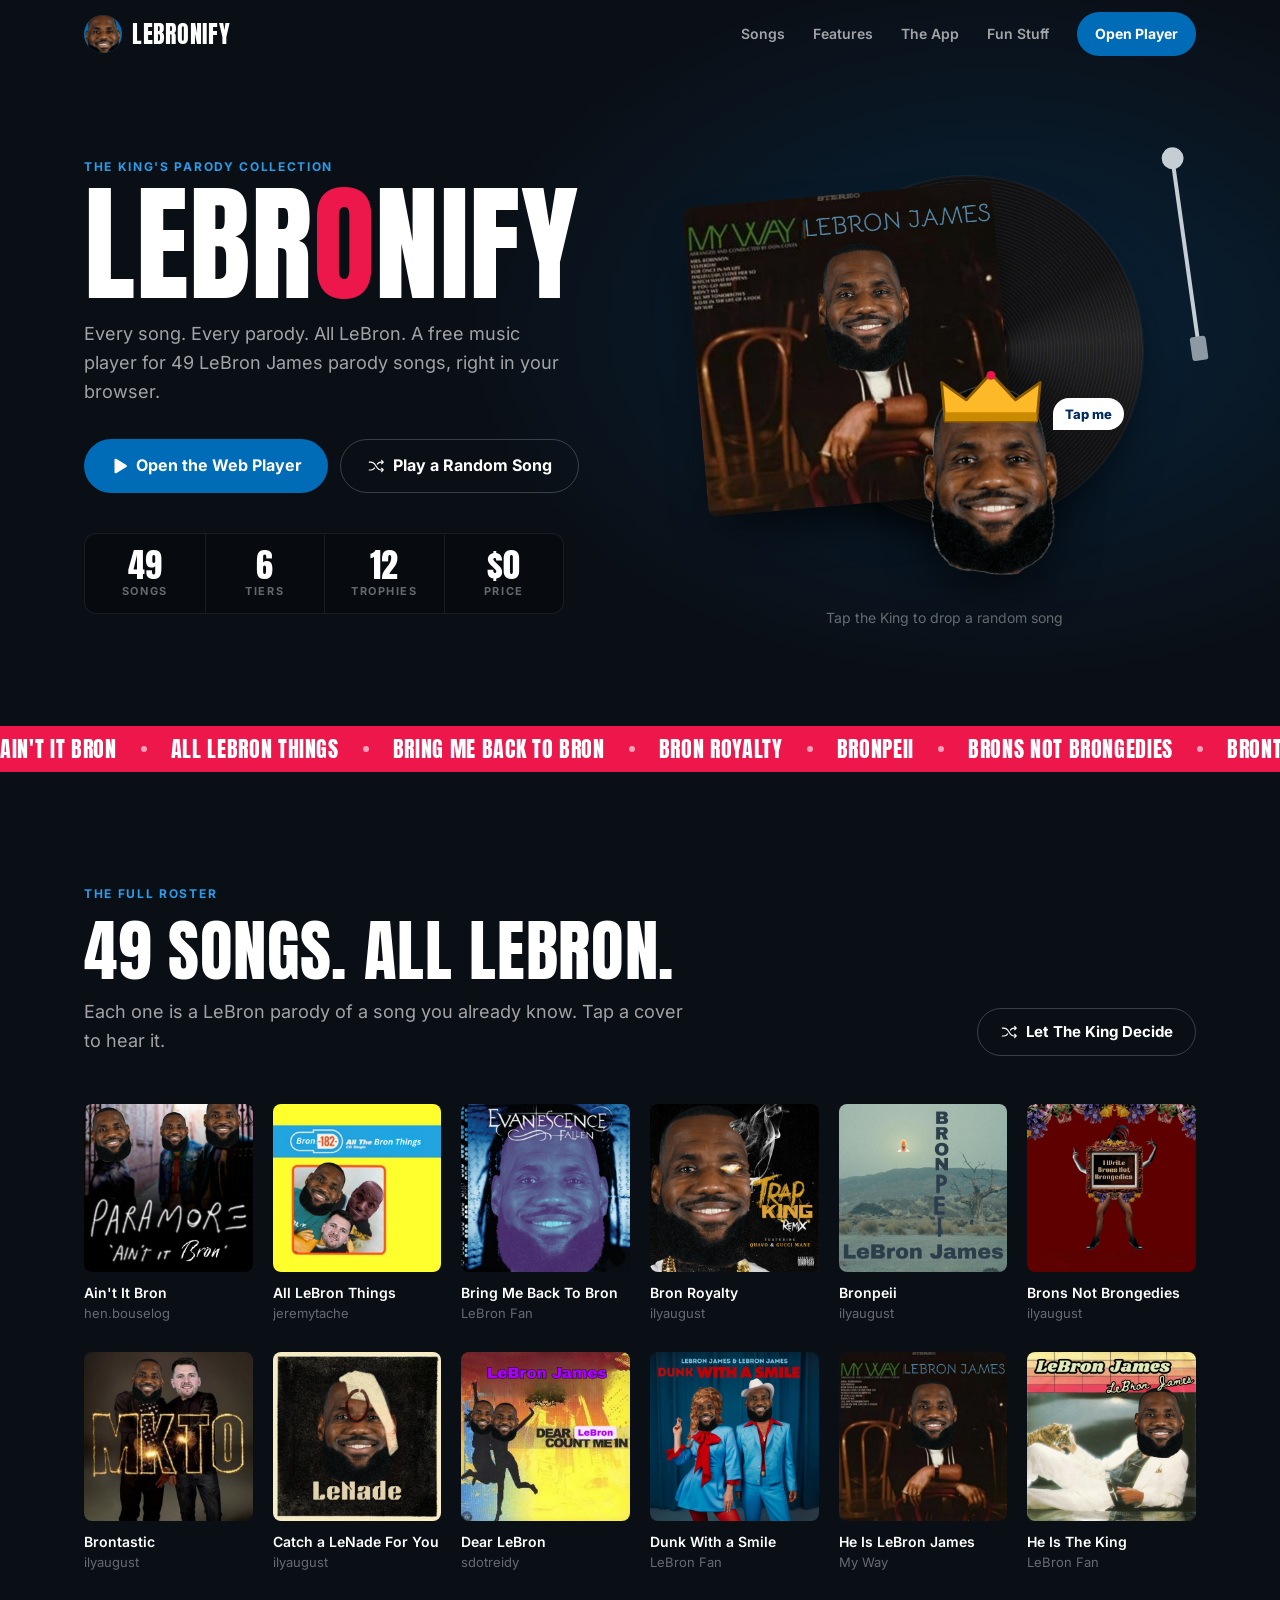
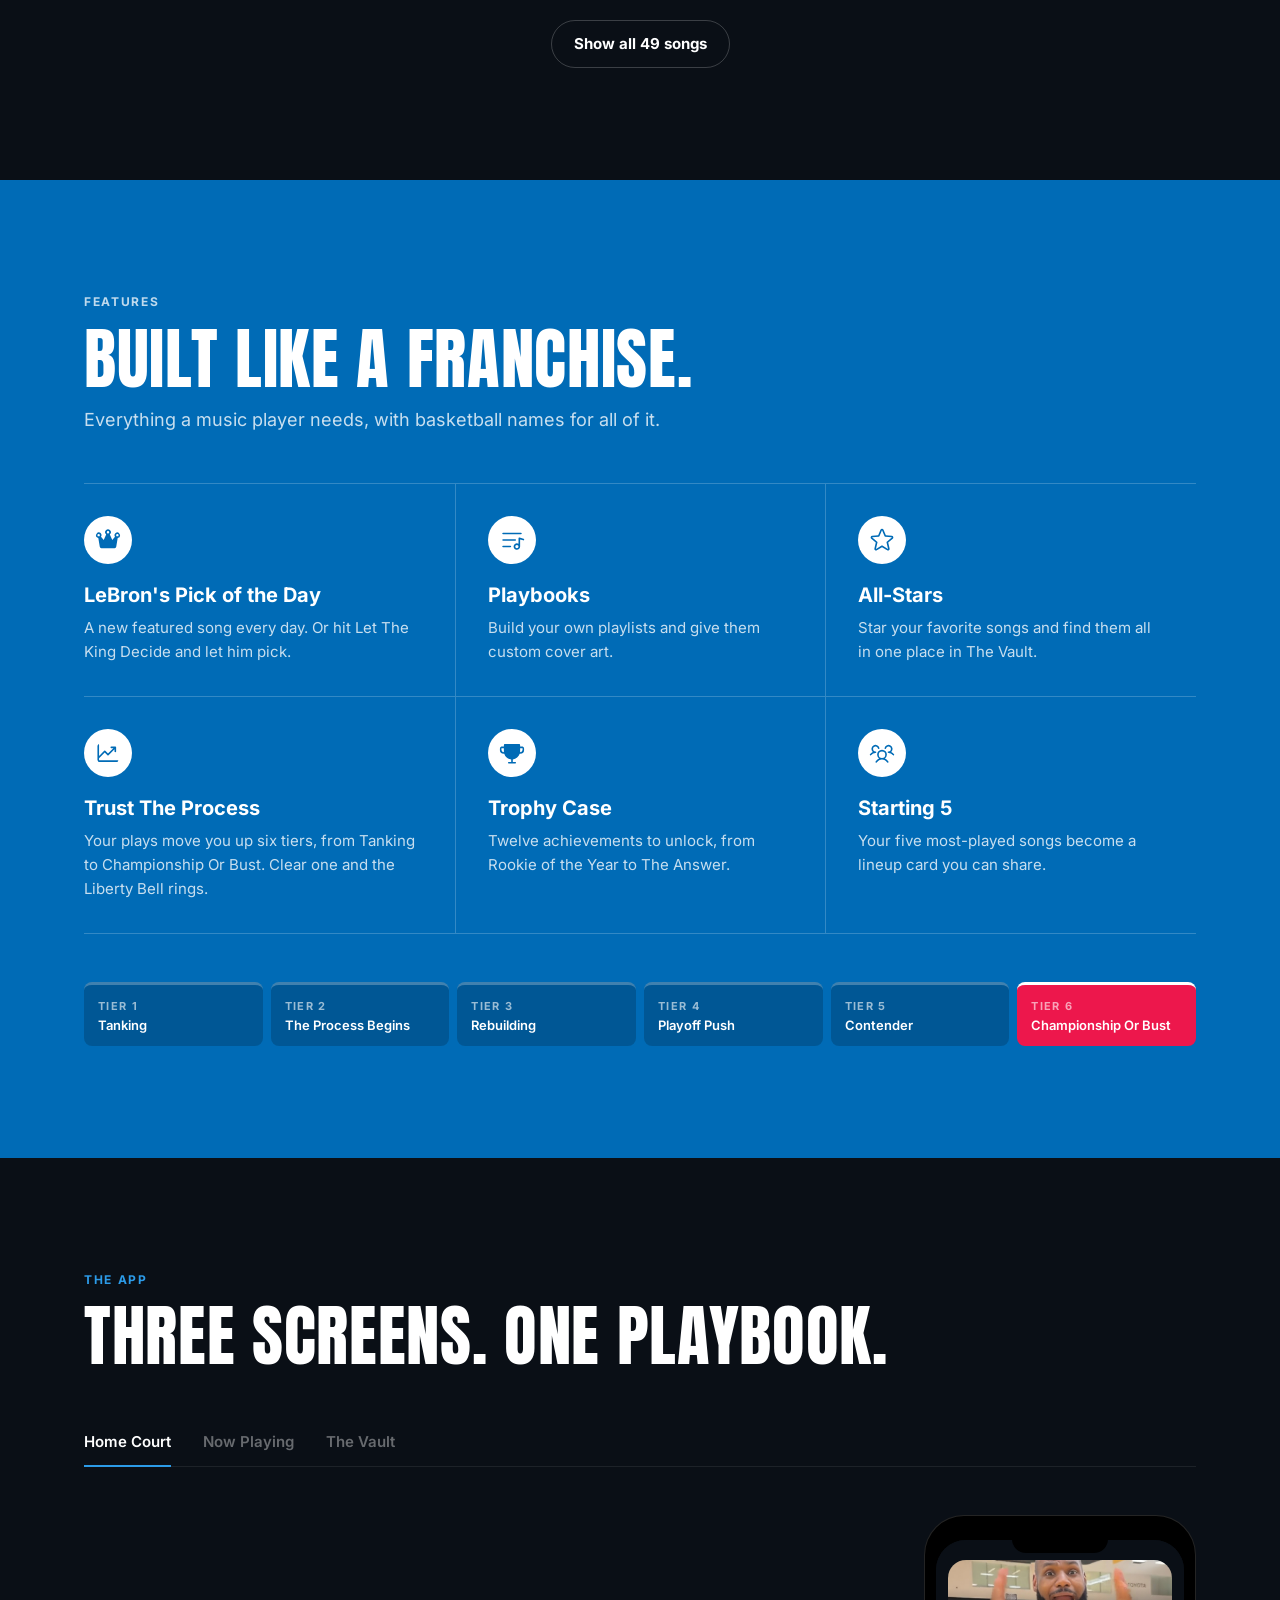
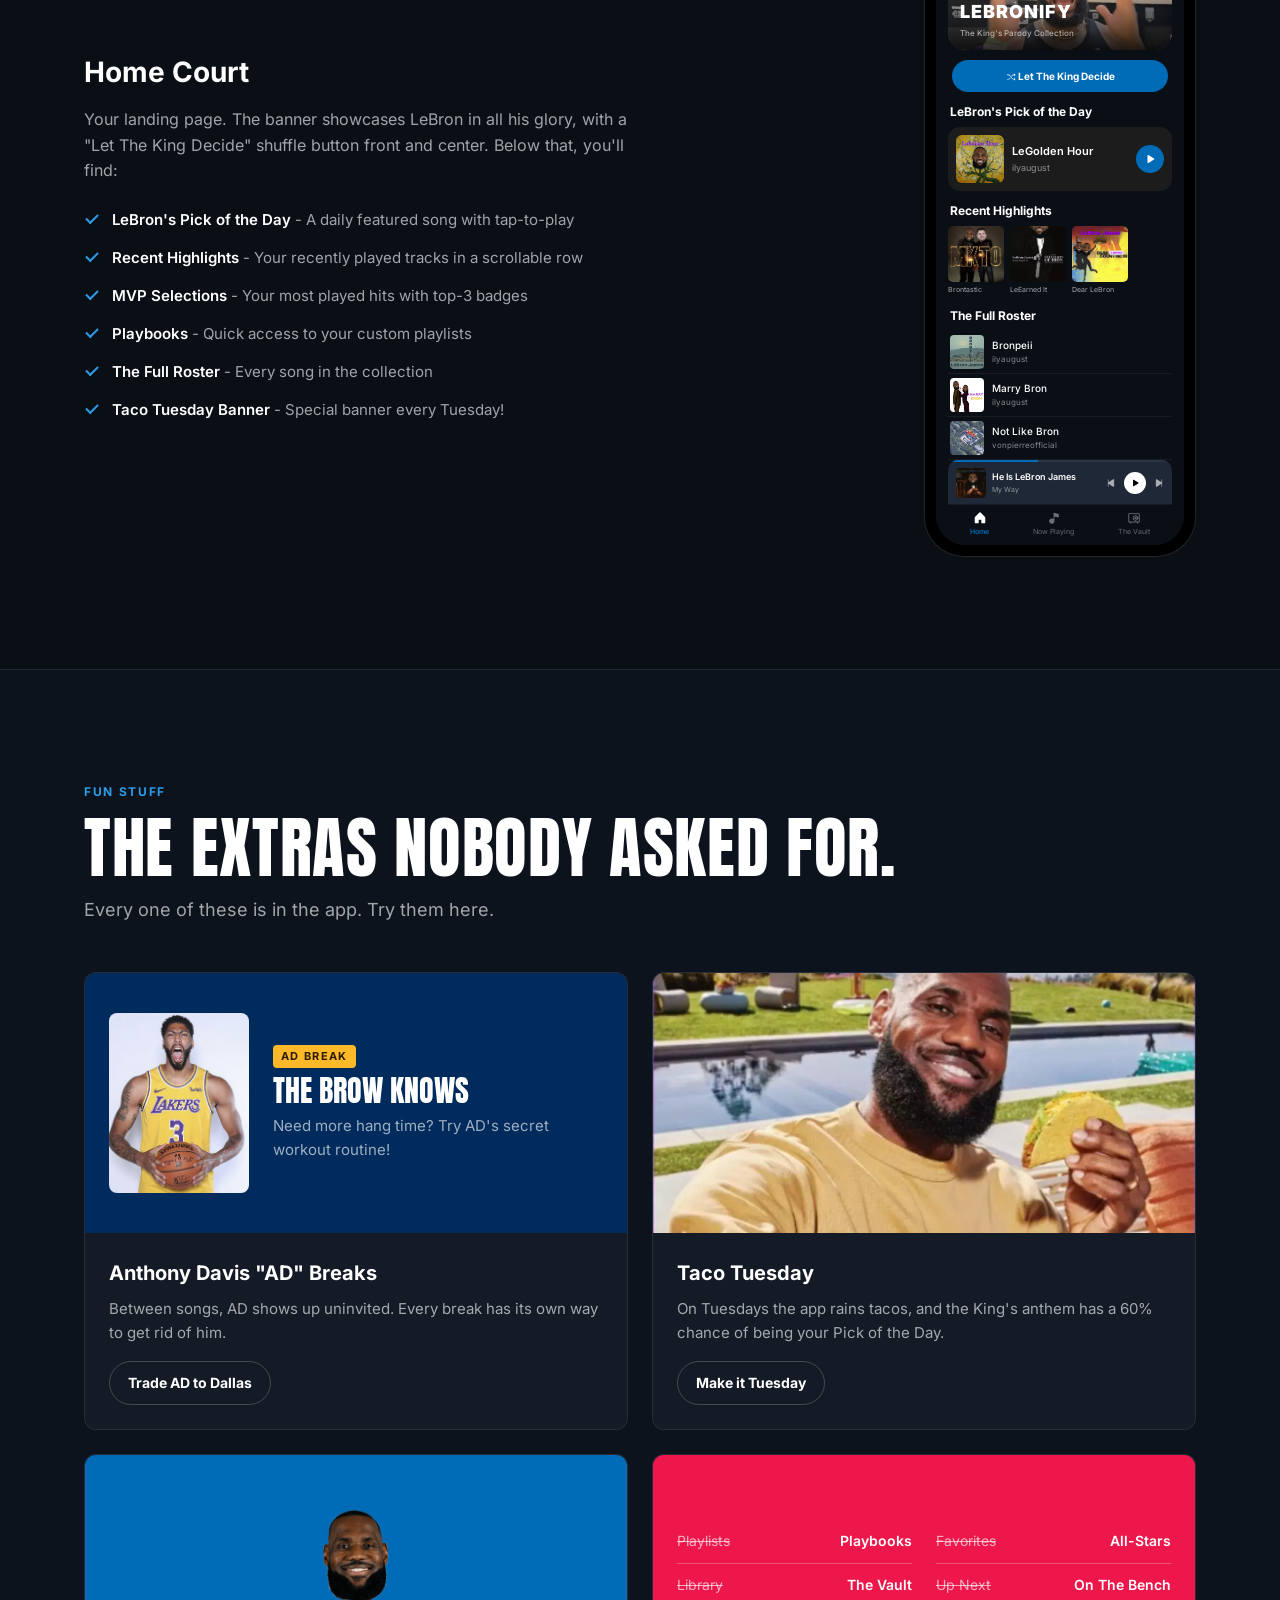
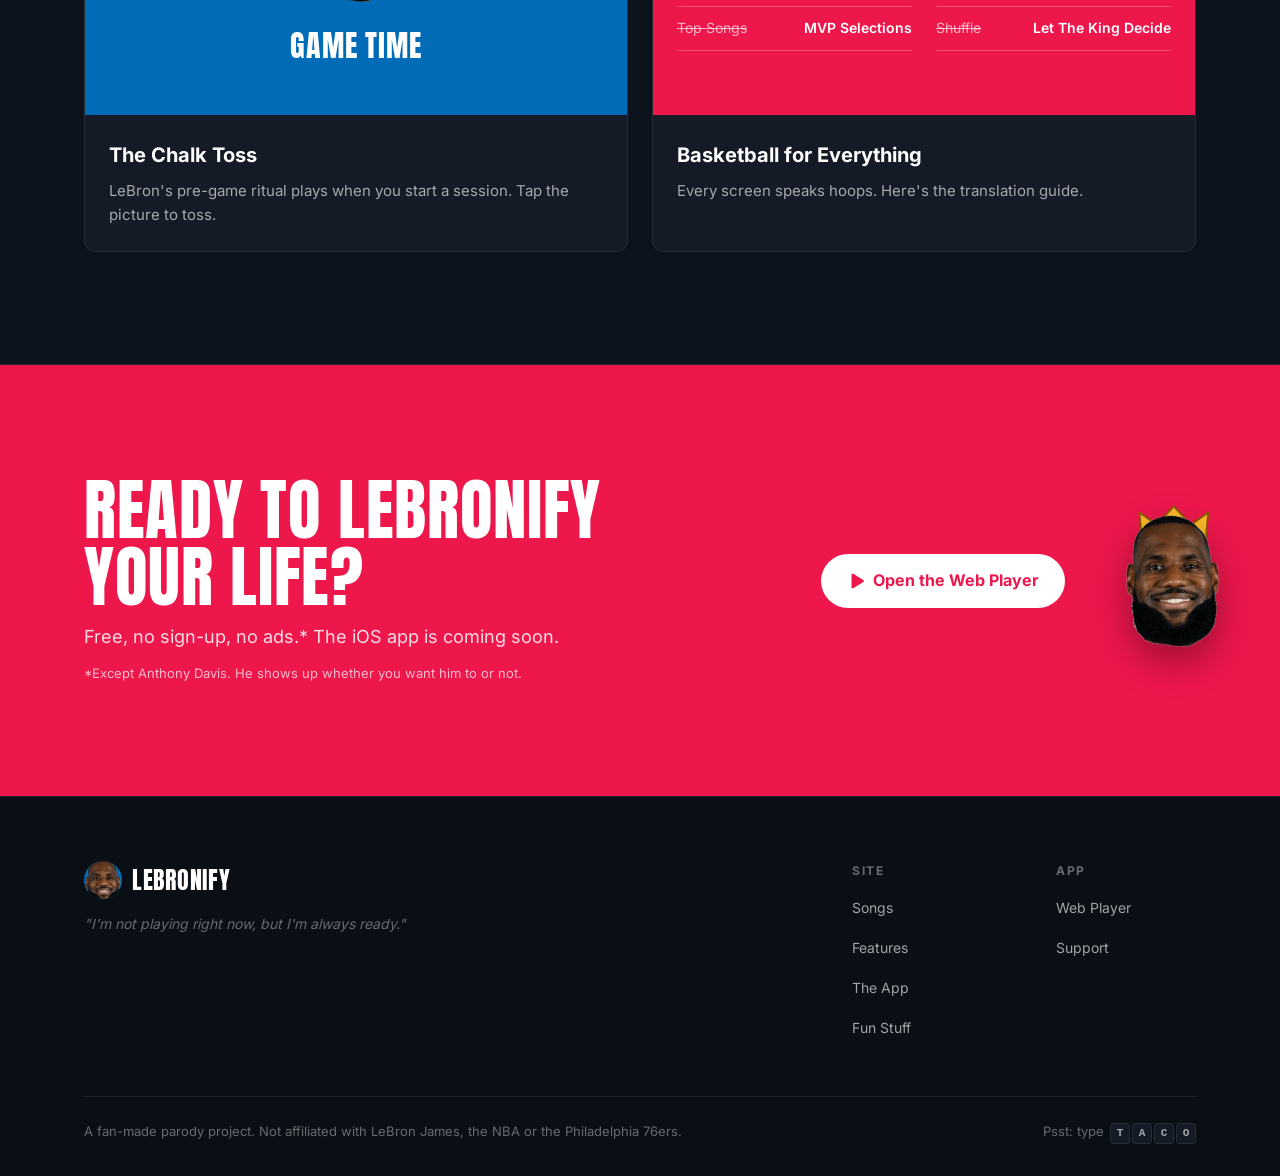
<file: index.html>
<!DOCTYPE html>
<html lang="en">
<head>
    <meta charset="UTF-8">
    <meta name="viewport" content="width=device-width, initial-scale=1.0, viewport-fit=cover">
    <meta name="theme-color" content="#0a0f16">

    <title>LeBronify — 100+ LeBron James Parody Songs, Free Web Player</title>
    <meta name="description" content="LeBronify is the free LeBron James parody music player. Stream 100+ LeBron parody songs in your browser, build Playbooks, crown All-Stars and trust the process. No sign-up.">
    <link rel="canonical" href="https://lebronify.app/">
    <meta name="robots" content="index, follow, max-image-preview:large, max-snippet:-1">
    <meta name="author" content="LeBronify">

    <!-- Open Graph -->
    <meta property="og:type" content="website">
    <meta property="og:site_name" content="LeBronify">
    <meta property="og:url" content="https://lebronify.app/">
    <meta property="og:title" content="LeBronify — 100+ LeBron James Parody Songs">
    <meta property="og:description" content="The free LeBron James parody music player. 100+ songs, Playbooks, All-Stars and trophies. Runs in any browser — no sign-up.">
    <meta property="og:image" content="https://lebronify.app/images/ui/og-image.jpg">
    <meta property="og:image:width" content="1200">
    <meta property="og:image:height" content="630">
    <meta property="og:image:alt" content="LeBronify — the King's parody collection">
    <meta property="og:locale" content="en_US">

    <!-- Twitter -->
    <meta name="twitter:card" content="summary_large_image">
    <meta name="twitter:title" content="LeBronify — 100+ LeBron James Parody Songs">
    <meta name="twitter:description" content="The free LeBron James parody music player. 100+ songs, Playbooks, All-Stars and trophies. No sign-up.">
    <meta name="twitter:image" content="https://lebronify.app/images/ui/og-image.jpg">
    <meta name="twitter:image:alt" content="LeBronify — the King's parody collection">

    <link rel="stylesheet" href="theme.css">
    <link rel="stylesheet" href="styles.css">
    <link rel="icon" type="image/png" href="images/ui/lebron_default.png">
    <link rel="apple-touch-icon" href="images/ui/app-icon.png">
    <link rel="manifest" href="site.webmanifest">

    <link rel="preload" href="/fonts/inter-var.woff2" as="font" type="font/woff2" crossorigin>
    <link rel="preload" href="/fonts/anton.woff2" as="font" type="font/woff2" crossorigin>

    <script type="application/ld+json">
{
  "@context": "https://schema.org",
  "@graph": [
    {
      "@type": "WebSite",
      "@id": "https://lebronify.app/#website",
      "url": "https://lebronify.app/",
      "name": "LeBronify",
      "alternateName": [
        "LeBronify App",
        "LeBronify Web Player"
      ],
      "description": "LeBronify is a free web music player for LeBron James parody songs.",
      "inLanguage": "en-US",
      "potentialAction": {
        "@type": "SearchAction",
        "target": {
          "@type": "EntryPoint",
          "urlTemplate": "https://lebronify.app/player/?q={search_term_string}"
        },
        "query-input": "required name=search_term_string"
      }
    },
    {
      "@type": "WebApplication",
      "@id": "https://lebronify.app/#app",
      "name": "LeBronify",
      "url": "https://lebronify.app/player/",
      "applicationCategory": "MultimediaApplication",
      "applicationSubCategory": "Music Player",
      "operatingSystem": "Any (web browser)",
      "browserRequirements": "Requires JavaScript.",
      "description": "Stream 49+ LeBron James parody songs in a free Sixers-themed web player. Build playbooks, crown All-Stars, unlock trophies. No sign-up.",
      "image": "https://lebronify.app/images/ui/og-image.jpg",
      "inLanguage": "en-US",
      "isAccessibleForFree": true,
      "offers": {
        "@type": "Offer",
        "price": "0",
        "priceCurrency": "USD"
      },
      "featureList": [
        "100+ LeBron James parody songs",
        "Search and browse by category",
        "Custom playlists (Playbooks)",
        "All-Star favorites",
        "Trust The Process listening tiers",
        "Trophy case achievements",
        "Shareable Starting 5 stat card"
      ]
    },
    {
      "@type": "FAQPage",
      "@id": "https://lebronify.app/#faq",
      "mainEntity": [
        {
          "@type": "Question",
          "name": "What is LeBronify?",
          "acceptedAnswer": {
            "@type": "Answer",
            "text": "LeBronify is a free parody music player packed with LeBron James themed songs. It runs in any browser at lebronify.app with no sign-up or download."
          }
        },
        {
          "@type": "Question",
          "name": "Is LeBronify free?",
          "acceptedAnswer": {
            "@type": "Answer",
            "text": "Yes. LeBronify is completely free, has no ads beyond the joke AD breaks, and needs no account."
          }
        },
        {
          "@type": "Question",
          "name": "Is LeBronify affiliated with LeBron James or the NBA?",
          "acceptedAnswer": {
            "@type": "Answer",
            "text": "No. LeBronify is an independent fan parody project and is not affiliated with, endorsed by, or sponsored by LeBron James, the NBA, or the Philadelphia 76ers."
          }
        },
        {
          "@type": "Question",
          "name": "Can I use LeBronify on my phone?",
          "acceptedAnswer": {
            "@type": "Answer",
            "text": "Yes. LeBronify is built mobile-first and works in any modern mobile browser. You can add it to your home screen for a full-screen, app-like experience."
          }
        }
      ]
    }
  ]
}
    </script>

    <script src="analytics.js"></script>
</head>
<body>
    <a class="skip-link" href="#roster">Skip to the songs</a>

    <header class="nav" id="nav">
        <div class="container nav-inner">
            <a href="/" class="brand" aria-label="LeBronify home">
                <span class="brand-mark"><img src="images/ui/lebron_default.png" alt="" width="36" height="36"></span>
                <span class="brand-word">LEBRONIFY</span>
            </a>
            <nav class="nav-links" id="nav-links" aria-label="Main">
                <a href="#roster">Songs</a>
                <a href="#features">Features</a>
                <a href="#breakdown">The App</a>
                <a href="#fun-stuff">Fun Stuff</a>
                <a href="/player" class="btn btn-primary btn-sm nav-cta">Open Player</a>
            </nav>
            <button class="nav-burger" id="nav-burger" aria-label="Open menu" aria-expanded="false" aria-controls="nav-links">
                <span></span><span></span>
            </button>
        </div>
    </header>

    <main id="main">

    <!-- HERO -->
    <section class="hero" id="hero">
        <div class="container hero-grid">
            <div class="hero-copy">
                <p class="label">The King's Parody Collection</p>
                <h1 class="hero-title">LEBR<span class="hero-o">O</span>NIFY</h1>
                <p class="hero-lede">Every song. Every parody. All LeBron. A free music player for 49 LeBron James parody songs, right in your browser.</p>
                <div class="hero-actions">
                    <a href="/player" class="btn btn-primary btn-lg">
                        <i data-icon="play" data-icon-size="18"></i>
                        Open the Web Player
                    </a>
                    <button type="button" class="btn btn-secondary btn-lg" id="hero-preview">
                        <i data-icon="shuffle" data-icon-size="18"></i>
                        <span>Play a Random Song</span>
                    </button>
                </div>
                <dl class="scoreboard" aria-label="LeBronify by the numbers">
                    <div><dt>Songs</dt><dd>49</dd></div>
                    <div><dt>Tiers</dt><dd>6</dd></div>
                    <div><dt>Trophies</dt><dd>12</dd></div>
                    <div><dt>Price</dt><dd>$0</dd></div>
                </dl>
            </div>

            <div class="hero-visual">
                <div class="stage" id="stage">
                    <div class="sleeve"><img id="sleeve-art" src="images/albums/he_is_lebron_james.png" alt="" width="320" height="320"></div>
                    <div class="record" id="record" aria-hidden="true"></div>
                    <div class="tonearm" aria-hidden="true"><span></span></div>
                    <button type="button" class="king" id="king" aria-label="Play a random song">
                        <span class="king-bob">
                            <svg class="king-crown" viewBox="0 0 120 64" aria-hidden="true">
                                <path d="M8 58 L4 14 L32 34 L60 4 L88 34 L116 14 L112 58 Z" fill="var(--gold)" stroke="#8a5a00" stroke-width="3" stroke-linejoin="round"/>
                                <rect x="8" y="48" width="104" height="10" fill="#c98a00"/>
                                <circle cx="60" cy="6" r="5" fill="var(--liberty)"/>
                            </svg>
                            <img class="king-head" src="images/ui/lebron_default.png" alt="" width="240" height="240">
                        </span>
                        <span class="king-tip" aria-hidden="true">Tap me</span>
                    </button>
                </div>
                <p class="now-line" id="now-line" aria-live="polite">
                    <span class="eq" aria-hidden="true"><i></i><i></i><i></i></span>
                    <span class="now-text"><span class="now-state" id="now-state">Tap the King to drop a random song</span> <b id="now-title"></b></span>
                </p>
            </div>
        </div>
    </section>

    <!-- SCORE TICKER -->
    <div class="ticker" aria-hidden="true">
        <div class="ticker-track" id="ticker"></div>
    </div>

    <!-- ROSTER -->
    <section class="section" id="roster">
        <div class="container">
            <div class="section-head section-head--split">
                <div>
                    <p class="label">The Full Roster</p>
                    <h2 class="section-title">49 songs. All LeBron.</h2>
                    <p class="section-lede">Each one is a LeBron parody of a song you already know. Tap a cover to hear it.</p>
                </div>
                <button type="button" class="btn btn-secondary" id="king-decide">
                    <i data-icon="shuffle" data-icon-size="18"></i>
                    Let The King Decide
                </button>
            </div>

            <ul class="roster-grid collapsed" id="roster-grid" aria-label="All LeBronify songs"></ul>

            <div class="roster-more" id="roster-more" hidden>
                <button type="button" class="btn btn-secondary" id="roster-toggle" aria-expanded="false" aria-controls="roster-grid">
                    <span class="roster-toggle-label">Show all 49 songs</span>
                </button>
            </div>
        </div>
    </section>

    <!-- FEATURES -->
    <section class="section section--alt" id="features">
        <div class="container">
            <div class="section-head">
                <p class="label">Features</p>
                <h2 class="section-title">Built like a franchise.</h2>
                <p class="section-lede">Everything a music player needs, with basketball names for all of it.</p>
            </div>

            <div class="features">
                <article class="feature">
                    <i data-icon="crown" class="feature-icon"></i>
                    <h3>LeBron's Pick of the Day</h3>
                    <p>A new featured song every day. Or hit Let The King Decide and let him pick.</p>
                </article>
                <article class="feature">
                    <i data-icon="playlist" class="feature-icon"></i>
                    <h3>Playbooks</h3>
                    <p>Build your own playlists and give them custom cover art.</p>
                </article>
                <article class="feature">
                    <i data-icon="star" class="feature-icon"></i>
                    <h3>All-Stars</h3>
                    <p>Star your favorite songs and find them all in one place in The Vault.</p>
                </article>
                <article class="feature">
                    <i data-icon="chartUp" class="feature-icon"></i>
                    <h3>Trust The Process</h3>
                    <p>Your plays move you up six tiers, from Tanking to Championship Or Bust. Clear one and the Liberty Bell rings.</p>
                </article>
                <article class="feature">
                    <i data-icon="trophy" class="feature-icon"></i>
                    <h3>Trophy Case</h3>
                    <p>Twelve achievements to unlock, from Rookie of the Year to The Answer.</p>
                </article>
                <article class="feature">
                    <i data-icon="users" class="feature-icon"></i>
                    <h3>Starting 5</h3>
                    <p>Your five most-played songs become a lineup card you can share.</p>
                </article>
            </div>

            <ol class="tiers" aria-label="Trust The Process tiers">
                <li>Tanking</li>
                <li>The Process Begins</li>
                <li>Rebuilding</li>
                <li>Playoff Push</li>
                <li>Contender</li>
                <li>Championship Or Bust</li>
            </ol>
        </div>
    </section>

    <!-- APP BREAKDOWN -->
    <section class="section" id="breakdown">
        <div class="container">
            <div class="section-head">
                <p class="label">The App</p>
                <h2 class="section-title">Three screens. One playbook.</h2>
            </div>

            <div class="tabs" role="tablist" aria-label="App screens">
                <button class="tab-btn active" role="tab" aria-selected="true" aria-controls="tab-home" id="tabbtn-home" data-tab="home">Home Court</button>
                <button class="tab-btn" role="tab" aria-selected="false" aria-controls="tab-player" id="tabbtn-player" data-tab="player">Now Playing</button>
                <button class="tab-btn" role="tab" aria-selected="false" aria-controls="tab-vault" id="tabbtn-vault" data-tab="vault">The Vault</button>
            </div>

            <div class="breakdown-content">
                <!-- HOME COURT TAB -->
                <div class="breakdown-panel active" id="tab-home" role="tabpanel" aria-labelledby="tabbtn-home">
                    <div class="panel-info">
                        <h3>Home Court</h3>
                        <p>Your landing page. The banner showcases LeBron in all his glory, with a "Let The King Decide" shuffle button front and center. Below that, you'll find:</p>
                        <ul class="panel-features">
                            <li><strong>LeBron's Pick of the Day</strong> - A daily featured song with tap-to-play</li>
                            <li><strong>Recent Highlights</strong> - Your recently played tracks in a scrollable row</li>
                            <li><strong>MVP Selections</strong> - Your most played hits with top-3 badges</li>
                            <li><strong>Playbooks</strong> - Quick access to your custom playlists</li>
                            <li><strong>The Full Roster</strong> - Every song in the collection</li>
                            <li><strong>Taco Tuesday Banner</strong> - Special banner every Tuesday!</li>
                        </ul>
                    </div>
                    <div class="panel-phone">
                        <div class="phone-mockup small" aria-hidden="true">
                            <div class="phone-notch"></div>
                            <div class="phone-screen">
                                <div class="mock-app-screen home-screen">
                                    <div class="app-banner">
                                        <img src="images/ui/lebron_banner.jpg" alt="LeBron Banner">
                                        <div class="app-banner-overlay">
                                            <div class="app-banner-title">LEBRONIFY</div>
                                            <div class="app-banner-sub">The King's Parody Collection</div>
                                        </div>
                                    </div>
                                    <div class="app-shuffle-btn"><i data-icon="shuffle" data-icon-size="10"></i> Let The King Decide</div>
                                    <div class="app-section-label">LeBron's Pick of the Day</div>
                                    <div class="app-potd-card">
                                        <img src="images/albums/legolden_hour.png" alt="LeGolden Hour" class="app-potd-art">
                                        <div class="app-potd-info">
                                            <div class="app-potd-title">LeGolden Hour</div>
                                            <div class="app-potd-artist">ilyaugust</div>
                                        </div>
                                        <div class="app-potd-play"><i data-icon="play" data-icon-size="10"></i></div>
                                    </div>
                                    <div class="app-section-label">Recent Highlights</div>
                                    <div class="app-scroll-row">
                                        <div class="app-scroll-card"><img src="images/albums/brontastic.png" alt="Brontastic"><span class="app-card-name">Brontastic</span></div>
                                        <div class="app-scroll-card"><img src="images/albums/leearned_it.png" alt="LeEarned It"><span class="app-card-name">LeEarned It</span></div>
                                        <div class="app-scroll-card"><img src="images/albums/dear_lebron.png" alt="Dear LeBron"><span class="app-card-name">Dear LeBron</span></div>
                                    </div>
                                    <div class="app-section-label">The Full Roster</div>
                                    <div class="app-song-row">
                                        <img src="images/albums/bronpeii.png" alt="Bronpeii" class="app-row-art">
                                        <div class="app-row-text"><div class="app-row-name">Bronpeii</div><div class="app-row-artist">ilyaugust</div></div>
                                    </div>
                                    <div class="app-song-row">
                                        <img src="images/albums/marry_bron.png" alt="Marry Bron" class="app-row-art">
                                        <div class="app-row-text"><div class="app-row-name">Marry Bron</div><div class="app-row-artist">ilyaugust</div></div>
                                    </div>
                                    <div class="app-song-row">
                                        <img src="images/albums/not_like_bron.png" alt="Not Like Bron" class="app-row-art">
                                        <div class="app-row-text"><div class="app-row-name">Not Like Bron</div><div class="app-row-artist">vonpierreofficial</div></div>
                                    </div>
                                    <div class="app-mini-player">
                                        <div class="app-mini-progress"></div>
                                        <div class="app-mini-content">
                                            <img src="images/albums/he_is_lebron_james.png" alt="" class="app-mini-art">
                                            <div class="app-mini-info">
                                                <div class="app-mini-title">He Is LeBron James</div>
                                                <div class="app-mini-artist">My Way</div>
                                            </div>
                                            <div class="app-mini-controls">
                                                <i data-icon="prev" data-icon-size="10"></i>
                                                <span class="app-mini-play"><i data-icon="play" data-icon-size="8"></i></span>
                                                <i data-icon="next" data-icon-size="10"></i>
                                            </div>
                                        </div>
                                    </div>
                                    <div class="app-tab-bar">
                                        <div class="app-tab active">
                                            <i data-icon="home" class="app-tab-icon"></i>
                                            <span class="app-tab-label">Home</span>
                                        </div>
                                        <div class="app-tab">
                                            <i data-icon="nowPlaying" class="app-tab-icon"></i>
                                            <span class="app-tab-label">Now Playing</span>
                                        </div>
                                        <div class="app-tab">
                                            <i data-icon="vault" class="app-tab-icon"></i>
                                            <span class="app-tab-label">The Vault</span>
                                        </div>
                                    </div>
                                </div>
                            </div>
                        </div>
                    </div>
                </div>

                <!-- NOW PLAYING TAB -->
                <div class="breakdown-panel" id="tab-player" role="tabpanel" aria-labelledby="tabbtn-player">
                    <div class="panel-info">
                        <h3>Now Playing</h3>
                        <p>A gorgeous full-screen player with dynamic gradient backgrounds that shift with each song. Designed for the ultimate listening experience:</p>
                        <ul class="panel-features">
                            <li><strong>Large Album Art</strong> - Beautiful cover art with shadow effects</li>
                            <li><strong>Scrub Bar</strong> - Drag to seek with a thumb that appears on touch</li>
                            <li><strong>Full Controls</strong> - Shuffle, previous, play/pause, next, repeat modes</li>
                            <li><strong>Action Row</strong> - All-Star (favorite), Queue, Playbook (add to playlist), Mix (random queue)</li>
                            <li><strong>On The Bench</strong> - See what's coming up next in the queue</li>
                            <li><strong>Empty State</strong> - A special LeBron quote when nothing is playing</li>
                        </ul>
                    </div>
                    <div class="panel-phone">
                        <div class="phone-mockup small" aria-hidden="true">
                            <div class="phone-notch"></div>
                            <div class="phone-screen">
                                <div class="mock-app-screen player-screen">
                                    <div class="app-player-art-wrap">
                                        <img src="images/albums/dunk_with_a_smile.png" alt="Dunk With a Smile" class="app-player-art">
                                    </div>
                                    <div class="app-player-title">Dunk With a Smile</div>
                                    <div class="app-player-artist">LeBron Fan</div>
                                    <div class="app-player-progress-wrap">
                                        <div class="app-player-progress">
                                            <div class="app-player-progress-fill"></div>
                                            <div class="app-player-thumb"></div>
                                        </div>
                                        <div class="app-player-times"><span>1:23</span><span>3:45</span></div>
                                    </div>
                                    <div class="app-player-controls">
                                        <i data-icon="shuffle" class="app-ctrl-dim"></i>
                                        <i data-icon="prev" class="app-ctrl"></i>
                                        <span class="app-ctrl-play"><i data-icon="play" data-icon-size="18"></i></span>
                                        <i data-icon="next" class="app-ctrl"></i>
                                        <i data-icon="repeat" class="app-ctrl-dim"></i>
                                    </div>
                                    <div class="app-player-actions">
                                        <div class="app-action"><i data-icon="star" data-icon-size="14"></i><span class="app-action-label">All-Star</span></div>
                                        <div class="app-action"><i data-icon="queue" data-icon-size="14"></i><span class="app-action-label">Queue</span></div>
                                        <div class="app-action"><i data-icon="plusCircle" data-icon-size="14"></i><span class="app-action-label">Playbook</span></div>
                                        <div class="app-action"><i data-icon="sparkles" data-icon-size="14"></i><span class="app-action-label">Mix</span></div>
                                    </div>
                                    <div class="app-bench">
                                        <div class="app-bench-header">On The Bench</div>
                                        <div class="app-bench-song">
                                            <img src="images/albums/brontastic.png" alt="" class="app-bench-art">
                                            <div class="app-bench-info"><div class="app-bench-name">Brontastic</div><div class="app-bench-artist">ilyaugust</div></div>
                                        </div>
                                        <div class="app-bench-song">
                                            <img src="images/albums/legolden_hour.png" alt="" class="app-bench-art">
                                            <div class="app-bench-info"><div class="app-bench-name">LeGolden Hour</div><div class="app-bench-artist">ilyaugust</div></div>
                                        </div>
                                    </div>
                                </div>
                            </div>
                        </div>
                    </div>
                </div>

                <!-- THE VAULT TAB -->
                <div class="breakdown-panel" id="tab-vault" role="tabpanel" aria-labelledby="tabbtn-vault">
                    <div class="panel-info">
                        <h3>The Vault</h3>
                        <p>Your personal music library, organized with basketball flair. Everything is stored securely in The Vault:</p>
                        <ul class="panel-features">
                            <li><strong>Playbooks Tab</strong> - All your custom playlists with song counts</li>
                            <li><strong>All-Stars Tab</strong> - Quick access to all your favorited songs</li>
                            <li><strong>System Playlists</strong> - Auto-generated collections like Recently Played, Top Hits, and Favorites</li>
                            <li><strong>Custom Covers</strong> - Upload your own playlist cover images</li>
                            <li><strong>Sort Options</strong> - By title, artist, play count, or most recent</li>
                            <li><strong>Draft a Playbook</strong> - Create new playlists with the blue action button</li>
                        </ul>
                    </div>
                    <div class="panel-phone">
                        <div class="phone-mockup small" aria-hidden="true">
                            <div class="phone-notch"></div>
                            <div class="phone-screen">
                                <div class="mock-app-screen vault-screen">
                                    <div class="app-vault-title">The Vault</div>
                                    <div class="app-vault-tabs">
                                        <div class="app-vault-tab active"><span>Playbooks</span><div class="app-vault-tab-line"></div></div>
                                        <div class="app-vault-tab"><span>All-Stars</span></div>
                                    </div>
                                    <div class="app-vault-section-label">System Playlists</div>
                                    <div class="app-vault-row">
                                        <img src="images/ui/lebron_recent.png" alt="" class="app-vault-art">
                                        <div class="app-vault-info"><div class="app-vault-name">Recently Played</div><div class="app-vault-desc">Your recent hits</div><div class="app-vault-count">12 songs</div></div>
                                        <i data-icon="chevronRight" class="app-vault-chevron"></i>
                                    </div>
                                    <div class="app-vault-row">
                                        <img src="images/ui/lebron_top.png" alt="" class="app-vault-art">
                                        <div class="app-vault-info"><div class="app-vault-name">MVP Selections</div><div class="app-vault-desc">Most played tracks</div><div class="app-vault-count">8 songs</div></div>
                                        <i data-icon="chevronRight" class="app-vault-chevron"></i>
                                    </div>
                                    <div class="app-vault-row">
                                        <img src="images/ui/lebron_favorites.png" alt="" class="app-vault-art">
                                        <div class="app-vault-info"><div class="app-vault-name">All-Stars</div><div class="app-vault-desc">Your favorites</div><div class="app-vault-count">15 songs</div></div>
                                        <i data-icon="chevronRight" class="app-vault-chevron"></i>
                                    </div>
                                    <div class="app-vault-draft-btn"><i data-icon="plus" data-icon-size="10"></i> Draft a Playbook</div>
                                    <div class="app-tab-bar">
                                        <div class="app-tab">
                                            <i data-icon="home" class="app-tab-icon"></i>
                                            <span class="app-tab-label">Home</span>
                                        </div>
                                        <div class="app-tab">
                                            <i data-icon="nowPlaying" class="app-tab-icon"></i>
                                            <span class="app-tab-label">Now Playing</span>
                                        </div>
                                        <div class="app-tab active">
                                            <i data-icon="vault" class="app-tab-icon"></i>
                                            <span class="app-tab-label">The Vault</span>
                                        </div>
                                    </div>
                                </div>
                            </div>
                        </div>
                    </div>
                </div>
            </div>
        </div>
    </section>

    <!-- FUN STUFF -->
    <section class="section section--alt" id="fun-stuff">
        <div class="container">
            <div class="section-head">
                <p class="label">Fun Stuff</p>
                <h2 class="section-title">The extras nobody asked for.</h2>
                <p class="section-lede">Every one of these is in the app. Try them here.</p>
            </div>

            <div class="fun-grid">
                <article class="fun-card">
                    <div class="fun-visual ad" id="ad-pop">
                        <img id="ad-img" src="images/ui/ad_pose1.jpg" alt="Anthony Davis" loading="lazy" width="160" height="200">
                        <div class="ad-body">
                            <span class="ad-tag">AD Break</span>
                            <b id="ad-title">The Brow Knows</b>
                            <p id="ad-msg">Need more hang time? Try AD's secret workout routine!</p>
                        </div>
                    </div>
                    <div class="fun-info">
                        <h3>Anthony Davis "AD" Breaks</h3>
                        <p>Between songs, AD shows up uninvited. Every break has its own way to get rid of him.</p>
                        <button type="button" class="btn btn-secondary btn-sm" id="ad-dismiss">Trade AD to Dallas</button>
                    </div>
                </article>

                <article class="fun-card">
                    <div class="fun-visual taco">
                        <img src="images/ui/lebron_taco_tuesday.png" alt="LeBron celebrating Taco Tuesday" loading="lazy" width="400" height="300">
                    </div>
                    <div class="fun-info">
                        <h3>Taco Tuesday</h3>
                        <p>On Tuesdays the app rains tacos, and the King's anthem has a 60% chance of being your Pick of the Day.</p>
                        <button type="button" class="btn btn-secondary btn-sm" id="taco-btn">Make it Tuesday</button>
                    </div>
                </article>

                <article class="fun-card">
                    <button type="button" class="fun-visual chalk" id="chalk-demo" aria-label="Toss the chalk">
                        <span class="chalk-cloud" aria-hidden="true"></span>
                        <img src="images/ui/lebron_default.png" alt="" class="chalk-head" loading="lazy" width="112" height="112">
                        <span class="chalk-text">Game Time</span>
                    </button>
                    <div class="fun-info">
                        <h3>The Chalk Toss</h3>
                        <p>LeBron's pre-game ritual plays when you start a session. Tap the picture to toss.</p>
                    </div>
                </article>

                <article class="fun-card">
                    <div class="fun-visual lang">
                        <dl class="lang-list">
                            <div><dt>Playlists</dt><dd>Playbooks</dd></div>
                            <div><dt>Favorites</dt><dd>All-Stars</dd></div>
                            <div><dt>Library</dt><dd>The Vault</dd></div>
                            <div><dt>Up Next</dt><dd>On The Bench</dd></div>
                            <div><dt>Top Songs</dt><dd>MVP Selections</dd></div>
                            <div><dt>Shuffle</dt><dd>Let The King Decide</dd></div>
                        </dl>
                    </div>
                    <div class="fun-info">
                        <h3>Basketball for Everything</h3>
                        <p>Every screen speaks hoops. Here's the translation guide.</p>
                    </div>
                </article>
            </div>
        </div>
    </section>

    <!-- CTA -->
    <section class="section" id="download">
        <div class="container">
            <div class="cta">
                <div>
                    <h2 class="section-title">Ready to LeBronify your life?</h2>
                    <p class="section-lede">Free, no sign-up, no ads.* The iOS app is coming soon.</p>
                    <p class="cta-fine">*Except Anthony Davis. He shows up whether you want him to or not.</p>
                </div>
                <div class="cta-side">
                    <a href="/player" class="btn btn-primary btn-lg">
                        <i data-icon="play" data-icon-size="18"></i>
                        Open the Web Player
                    </a>
                    <div class="cta-head" aria-hidden="true">
                        <svg viewBox="0 0 120 64"><path d="M8 58 L4 14 L32 34 L60 4 L88 34 L116 14 L112 58 Z" fill="var(--gold)" stroke="#8a5a00" stroke-width="3" stroke-linejoin="round"/><rect x="8" y="48" width="104" height="10" fill="#c98a00"/></svg>
                        <img src="images/ui/lebron_default.png" alt="" loading="lazy" width="160" height="160">
                    </div>
                </div>
            </div>
        </div>
    </section>

    </main>

    <footer class="footer">
        <div class="container">
            <div class="footer-top">
                <div class="footer-brand">
                    <a href="/" class="brand" aria-label="LeBronify home">
                        <span class="brand-mark"><img src="images/ui/lebron_default.png" alt="" width="36" height="36" loading="lazy"></span>
                        <span class="brand-word">LEBRONIFY</span>
                    </a>
                    <p>"I'm not playing right now, but I'm always ready."</p>
                </div>
                <nav class="footer-links" aria-label="Site">
                    <h4>Site</h4>
                    <a href="#roster">Songs</a>
                    <a href="#features">Features</a>
                    <a href="#breakdown">The App</a>
                    <a href="#fun-stuff">Fun Stuff</a>
                </nav>
                <nav class="footer-links" aria-label="App">
                    <h4>App</h4>
                    <a href="/player">Web Player</a>
                    <a href="https://github.com/robwizzie/lebronify-website/issues" rel="noopener">Support</a>
                </nav>
            </div>
            <div class="footer-bottom">
                <p>A fan-made parody project. Not affiliated with LeBron James, the NBA or the Philadelphia 76ers.</p>
                <p>Psst: type <kbd>T</kbd><kbd>A</kbd><kbd>C</kbd><kbd>O</kbd></p>
            </div>
        </div>
    </footer>

    <!-- Appears once a song plays -->
    <div class="dock" id="dock" role="region" aria-label="Now playing" hidden>
        <div class="dock-progress" id="dock-progress" role="slider" aria-label="Seek" aria-valuemin="0" aria-valuemax="100" aria-valuenow="0" tabindex="0"><span id="dock-fill"></span></div>
        <div class="dock-inner">
            <img class="dock-art" id="dock-art" src="images/albums/he_is_lebron_james.png" alt="" width="48" height="48">
            <div class="dock-meta">
                <b id="dock-title">He Is LeBron James</b>
                <small id="dock-artist">My Way</small>
            </div>
            <div class="dock-ctrls">
                <button type="button" class="dock-btn dock-prev" id="dock-prev" aria-label="Previous song"><i data-icon="prev" data-icon-size="20"></i></button>
                <button type="button" class="dock-btn dock-play" id="dock-play" aria-label="Pause"><i data-icon="pause" data-icon-size="20"></i></button>
                <button type="button" class="dock-btn" id="dock-next" aria-label="Next song"><i data-icon="next" data-icon-size="20"></i></button>
            </div>
            <a href="/player" class="dock-open">Open player</a>
            <button type="button" class="dock-btn dock-close" id="dock-close" aria-label="Stop and close"><i data-icon="close" data-icon-size="18"></i></button>
        </div>
    </div>

    <script>
    // Clean URL: redirect /index.html to /
    if (window.location.pathname.endsWith('/index.html')) {
        window.history.replaceState(null, '', '/');
    }
    </script>
    <script src="icons.js"></script>
    <script src="script.js"></script>
</body>
</html>
</file>
<file: theme.css>
/* ============================================
   Inter — self-hosted variable font

   One 48KB woff2 covers weights 100-900. Self-hosting removes a
   render-blocking cross-origin request to fonts.googleapis.com plus a
   second connection to fonts.gstatic.com, which is the single biggest
   first-paint win on mobile. Browser cache partitioning means the old
   "someone else already cached Google Fonts" argument no longer holds.
   ============================================ */

@font-face {
	font-family: 'Inter';
	font-style: normal;
	font-display: swap;
	font-weight: 100 900;
	src: url('/fonts/inter-var.woff2') format('woff2-variations');
	unicode-range: U+0000-00FF, U+0131, U+0152-0153, U+02BB-02BC, U+02C6,
		U+02DA, U+02DC, U+2000-206F, U+2074, U+20AC, U+2122, U+2191, U+2193,
		U+2212, U+2215, U+FEFF, U+FFFD;
}

/* Anton — condensed arena/jumbotron display face for big headlines and
   numbers. Latin subset, ~18KB, SIL OFL (fonts/anton-LICENSE.txt). */
@font-face {
	font-family: 'Anton';
	font-style: normal;
	font-display: swap;
	font-weight: 400;
	src: url('/fonts/anton.woff2') format('woff2');
}

/* ============================================
   LEBRONIFY — SHARED DESIGN SYSTEM
   ============================================

   This is the web mirror of the iOS app's Theme.swift. Every token below
   maps 1:1 to a value in that file, so the site and the app stay visually
   identical and a re-theme is a two-file change (Theme.swift + this).

   Philadelphia 76ers palette. Team COLORS only — no 76ers or NBA logo or
   wordmark is used anywhere, since colors aren't protectable but marks are.

   Loaded before app.css and styles.css on every page.

   USAGE RULES (keep the site and player consistent)
   - Royal blue is the interactive color: primary buttons, active nav,
     progress fills, links. Buttons are solid royal, never gradients.
   - Liberty red marks "live" and emphasis only: the now-playing state,
     the red O in the wordmark, the score ticker. Never decoration.
   - Gold is for achievements only.
   - Cards: --surface fill + 1px --stroke + --radius. No shadows, no glows.
     Only things that float above the page (dock, modals, toasts) get a
     shadow.
   - Anton for h1/h2 and big numbers; Inter for everything else.
   - Motion: hovers are 150-200ms color/transform shifts. Continuous
     animation is reserved for "music is playing" (equalizer, spinning
     record). Confetti only for rewards (All-Star, a new tier).
   ============================================ */

:root {
	/* ---- Brand palette (= Theme.royal / liberty / navy / silver) ---- */
	--royal: #006bb6; /* primary brand blue */
	--royal-bright: #2c9be8; /* legible blue for text/icons on dark */
	--liberty: #ed174c; /* brand red — emphasis, live states */
	--navy: #002b5c; /* deep navy — gradient anchor */
	--silver: #c4ced4; /* cool chrome tone */

	/* ---- Semantic surfaces (= Theme.background / surface / elevated) ---- */
	--bg: #0a0f16; /* near-black with a navy tint */
	--surface: #141b26; /* cards and rows sitting on --bg */
	--elevated: #1e2836; /* raised: now-playing bar, sheets, sticky bars */
	--stroke: rgba(255, 255, 255, 0.08); /* hairline dividers and card edges */

	/* ---- Accents ---- */
	--accent: var(--royal);
	--accent-text: var(--royal-bright);
	--accent-dim: rgba(0, 107, 182, 0.16);
	--accent-glow: rgba(0, 107, 182, 0.4);

	/* ---- Text tiers (= Theme.textPrimary / Secondary / Tertiary) ---- */
	--t1: #ffffff;
	--t2: rgba(255, 255, 255, 0.62);
	--t3: rgba(255, 255, 255, 0.38);
	--t4: rgba(255, 255, 255, 0.24);
	--t5: rgba(255, 255, 255, 0.1);
	--t6: rgba(255, 255, 255, 0.06);

	/* ---- Gradients (= Theme.brandGradient / courtGradient / ambient) ---- */
	--brand-gradient: linear-gradient(135deg, var(--royal), var(--liberty));
	--court-gradient: linear-gradient(180deg, var(--navy), var(--royal));
	--ambient-gradient: linear-gradient(180deg, rgba(0, 107, 182, 0.28), var(--bg));
	--celebration-gradient: radial-gradient(circle, var(--liberty), var(--royal));

	/* ---- Geometry (= Theme.Radius / Theme.Space) ---- */
	--radius-sm: 6px;
	--radius: 12px;
	--radius-lg: 18px;
	--radius-pill: 999px;

	--space-xs: 4px;
	--space-sm: 8px;
	--space-md: 16px;
	--space-lg: 24px;
	--space-xl: 32px;

	/* ---- Type ---- */
	--font: 'Inter', -apple-system, BlinkMacSystemFont, 'Segoe UI', sans-serif;
	--font-mono: ui-monospace, 'SF Mono', Menlo, monospace;
	/* Condensed display face (Anton). Headlines and big numbers ONLY —
	   never body copy, buttons, or labels. */
	--font-display: 'Anton', 'Impact', 'Arial Narrow Bold', sans-serif;

	/* ---- Type scale — every size on the site comes from this list ---- */
	--fs-hero: clamp(64px, 10vw, 136px); /* one per page: the wordmark */
	--fs-h2: clamp(40px, 5.2vw, 68px); /* section headings (Anton) */
	--fs-h3: 20px; /* card titles (Inter 700) */
	--fs-lede: 18px;
	--fs-body: 16px;
	--fs-small: 14px;
	--fs-label: 12px; /* uppercase eyebrow labels, 0.14em tracking */

	/* Achievements only: trophies, MVP #1. Not a general accent. */
	--gold: #fdb927;

	--ease-out: cubic-bezier(0.22, 1, 0.36, 1);
	--transition: 0.2s ease;
	--spring: 0.35s cubic-bezier(0.34, 1.56, 0.64, 1);
}

/* ============================================
   Shared primitives
   ============================================ */

/* Small all-caps section label — the web twin of Theme.eyebrow /
   .eyebrowStyle() in SwiftUI. */
.eyebrow {
	font-size: 11px;
	font-weight: 800;
	letter-spacing: 1.4px;
	text-transform: uppercase;
	color: var(--accent-text);
}

.eyebrow--red {
	color: var(--liberty);
}

/* Standard card treatment: surface fill, rounded, hairline stroke.
   Mirrors .surfaceCard() in SwiftUI. */
.surface-card {
	background: var(--surface);
	border: 1px solid var(--stroke);
	border-radius: var(--radius);
}

/* Primary call-to-action — solid royal pill.
   Mirrors PrimaryActionButtonStyle. */
.btn-primary {
	display: inline-flex;
	align-items: center;
	justify-content: center;
	gap: 8px;
	font-family: var(--font);
	font-size: 16px;
	font-weight: 700;
	color: #fff;
	background: var(--royal);
	border: none;
	border-radius: var(--radius-pill);
	padding: 14px 28px;
	cursor: pointer;
	transition: transform var(--transition), background-color var(--transition);
}

.btn-primary:hover {
	background: #0a7bcc;
}

/* Press-to-shrink, matching PressableButtonStyle in the app. */
.btn-primary:active,
.pressable:active {
	transform: scale(0.96);
}

.pressable {
	transition: transform var(--spring);
}

/* Gradient-filled text (brand wordmarks, big stat numbers). */
.gradient-text {
	background: var(--brand-gradient);
	-webkit-background-clip: text;
	background-clip: text;
	-webkit-text-fill-color: transparent;
	color: var(--liberty); /* fallback if background-clip is unsupported */
}

/* The "PHL" chip that sits next to the LEBRONIFY wordmark. */
.phl-badge {
	display: inline-block;
	font-size: 11px;
	font-weight: 900;
	letter-spacing: 0.5px;
	color: #fff;
	background: var(--liberty);
	border-radius: 4px;
	padding: 3px 7px;
	vertical-align: middle;
}

@media (prefers-reduced-motion: reduce) {
	*,
	*::before,
	*::after {
		animation-duration: 0.01ms !important;
		animation-iteration-count: 1 !important;
		transition-duration: 0.01ms !important;
		scroll-behavior: auto !important;
	}
}

/* ============================================
   Icons (Phosphor, injected by icons.js)
   ============================================ */

.ph {
	display: inline-block;
	flex-shrink: 0;
	vertical-align: middle;
	line-height: 0;
}

/* Placeholders reserve their final box before icons.js swaps them in, so
   nothing reflows on load. */
i[data-icon] {
	display: inline-block;
	width: 24px;
	height: 24px;
	flex-shrink: 0;
	vertical-align: middle;
}
i[data-icon][data-icon-size="8"]  { width: 8px;  height: 8px; }
i[data-icon][data-icon-size="10"] { width: 10px; height: 10px; }
i[data-icon][data-icon-size="12"] { width: 12px; height: 12px; }
i[data-icon][data-icon-size="14"] { width: 14px; height: 14px; }
i[data-icon][data-icon-size="16"] { width: 16px; height: 16px; }
i[data-icon][data-icon-size="18"] { width: 18px; height: 18px; }
i[data-icon][data-icon-size="20"] { width: 20px; height: 20px; }
i[data-icon][data-icon-size="22"] { width: 22px; height: 22px; }

/* Buttons that pair an icon with a label should center both. */
button .ph,
a .ph {
	vertical-align: middle;
}

.chalk-hand {
	display: block;
	line-height: 0;
	color: #fff;
}

/* Visible to assistive tech and crawlers, not on screen. */
.visually-hidden {
	position: absolute !important;
	width: 1px;
	height: 1px;
	padding: 0;
	margin: -1px;
	overflow: hidden;
	clip: rect(0, 0, 0, 0);
	white-space: nowrap;
	border: 0;
}
</file>
<file: styles.css>
/* ============================================
   LEBRONIFY WEBSITE — STYLES
   Follows the usage rules in theme.css: royal = interactive,
   liberty = live/emphasis, Anton for headlines only, flat cards.
   The hero record is the page's one bold moment; the rest stays quiet.
   ============================================ */

/* Layout: one 1160px column, left-aligned section heads, 112px section rhythm. */
:root {
    --gutter: 24px;
    --section-y: 112px;
    --nav-h: 68px;

    /* Aliases used by the app-screen mockups further down. */
    --bg-primary: var(--bg);
    --bg-secondary: var(--surface);
    --bg-tertiary: var(--elevated);
    --app-bg: var(--bg);
    --app-mini: var(--elevated);
    --radius-md: var(--radius);
    --white: #fff;
    --white-70: var(--t2);
    --white-50: rgba(255, 255, 255, 0.5);
    --white-40: var(--t3);
    --white-30: rgba(255, 255, 255, 0.3);
    --white-15: rgba(255, 255, 255, 0.15);
    --white-10: var(--t5);
    --white-06: var(--t6);
    --white-04: rgba(255, 255, 255, 0.04);
}

*, *::before, *::after { margin: 0; padding: 0; box-sizing: border-box; }
html { scroll-behavior: smooth; scroll-padding-top: calc(var(--nav-h) + 16px); }
body {
    font-family: var(--font);
    font-size: var(--fs-body);
    line-height: 1.6;
    color: var(--t1);
    background: var(--bg);
    overflow-x: hidden;
    -webkit-font-smoothing: antialiased;
    -webkit-text-size-adjust: 100%;
}
a { color: inherit; text-decoration: none; }
img { display: block; max-width: 100%; }
button { font: inherit; color: inherit; background: none; border: 0; cursor: pointer; }
button, a { -webkit-tap-highlight-color: transparent; }
:focus-visible { outline: 2px solid var(--royal-bright); outline-offset: 3px; border-radius: 4px; }

.container { max-width: 1160px; margin: 0 auto; padding-inline: var(--gutter); }

.skip-link { position: absolute; left: 16px; top: -60px; z-index: 2000; padding: 10px 16px; border-radius: 8px; background: var(--t1); color: var(--bg); font-weight: 700; }
.skip-link:focus { top: 12px; }

/* --- Type --- */
.label {
    font-size: var(--fs-label);
    font-weight: 700;
    letter-spacing: 0.14em;
    text-transform: uppercase;
    color: var(--royal-bright);
}
.section-title {
    font-family: var(--font-display);
    font-weight: 400;
    font-size: var(--fs-h2);
    line-height: 1;
    letter-spacing: 0.01em;
    text-transform: uppercase;
    text-wrap: balance;
}
.section-lede { font-size: var(--fs-lede); color: var(--t2); max-width: 56ch; }

/* --- Buttons: one primary (solid royal), one secondary (outline) --- */
.btn {
    display: inline-flex; align-items: center; justify-content: center; gap: 8px;
    min-height: 48px; padding: 0 22px;
    border-radius: var(--radius-pill);
    font-size: 15px; font-weight: 700; white-space: nowrap;
    transition: background-color 0.15s ease, border-color 0.15s ease, transform 0.15s ease;
}
.btn:active { transform: scale(0.97); }
.btn-sm { min-height: 44px; padding: 0 18px; font-size: 14px; }
.btn-lg { min-height: 54px; padding: 0 26px; font-size: 16px; }
.btn-primary { background: var(--royal); color: #fff; }
.btn-primary:hover { background: #0a7bcc; }
.btn-secondary { border: 1px solid rgba(255, 255, 255, 0.2); color: var(--t1); }
.btn-secondary:hover { border-color: rgba(255, 255, 255, 0.45); background: var(--t6); }

/* ============================================
   NAV
   ============================================ */
.nav {
    position: fixed; inset: 0 0 auto; z-index: 1000;
    padding-top: env(safe-area-inset-top, 0px);
    border-bottom: 1px solid transparent;
    transition: background-color 0.2s ease, border-color 0.2s ease;
}
.nav.scrolled, .nav.menu-open { background: rgba(10, 15, 22, 0.92); border-bottom-color: var(--stroke); backdrop-filter: blur(12px); -webkit-backdrop-filter: blur(12px); }
.nav-inner { height: var(--nav-h); display: flex; align-items: center; justify-content: space-between; gap: 24px; }
.brand { display: inline-flex; align-items: center; gap: 10px; }
.brand-mark { position: relative; width: 38px; height: 38px; border-radius: 50%; overflow: hidden; background: var(--royal); flex-shrink: 0; transform-origin: 50% 90%; }
/* The cutout has wide transparent margins; scale it uniformly so the face fills the circle. */
.brand-mark img { position: absolute; left: -30%; top: -22%; width: 160%; height: 160%; max-width: none; object-fit: contain; }
.brand:hover .brand-mark { animation: bobble 0.9s var(--ease-out); }
.brand-word { font-family: var(--font-display); font-size: 24px; letter-spacing: 0.03em; line-height: 1; }
.nav-links { display: flex; align-items: center; gap: 28px; }
.nav-links a:not(.btn) { font-size: var(--fs-small); font-weight: 600; color: var(--t2); transition: color 0.15s ease; }
.nav-links a:not(.btn):hover { color: var(--t1); }
.nav-burger { display: none; position: relative; width: 44px; height: 44px; }
.nav-burger span { position: absolute; left: 11px; right: 11px; height: 2px; background: var(--t1); border-radius: 2px; transition: transform 0.25s var(--ease-out), top 0.25s var(--ease-out); }
.nav-burger span:nth-child(1) { top: 17px; }
.nav-burger span:nth-child(2) { top: 25px; }
.nav-burger.active span:nth-child(1) { top: 21px; transform: rotate(45deg); }
.nav-burger.active span:nth-child(2) { top: 21px; transform: rotate(-45deg); }

/* ============================================
   HERO
   ============================================ */
.hero {
    overflow-x: clip;
    padding: calc(var(--nav-h) + 72px) 0 96px;
    background: radial-gradient(60% 70% at 78% 45%, rgba(0, 107, 182, 0.22), transparent 70%);
}
.hero-grid { display: grid; grid-template-columns: minmax(0, 1.1fr) minmax(0, 1fr); align-items: center; gap: 56px; }
.hero-title {
    margin: 12px 0 20px;
    font-family: var(--font-display);
    font-weight: 400;
    font-size: var(--fs-hero);
    line-height: 0.88;
    letter-spacing: 0.005em;
    white-space: nowrap;
}
.hero-o { color: var(--liberty); }
.hero-lede { font-size: var(--fs-lede); color: var(--t2); max-width: 44ch; margin-bottom: 32px; }
.hero-actions { display: flex; flex-wrap: wrap; gap: 12px; margin-bottom: 40px; }
/* Scoreboard: arena-style numbers under the hero copy. */
.scoreboard { display: grid; grid-template-columns: repeat(4, minmax(0, 1fr)); max-width: 480px; border: 1px solid var(--stroke); border-radius: var(--radius); background: rgba(0, 0, 0, 0.25); }
.scoreboard div { display: flex; flex-direction: column-reverse; align-items: center; padding: 12px 8px; }
.scoreboard div + div { border-left: 1px solid var(--stroke); }
.scoreboard dt { font-size: 11px; font-weight: 700; letter-spacing: 0.14em; text-transform: uppercase; color: var(--t3); }
.scoreboard dd { font-family: var(--font-display); font-size: 34px; line-height: 1.1; font-variant-numeric: tabular-nums; }

/* The stage: album sleeve with the record sliding out, the King on the label. */
.hero-visual { display: flex; flex-direction: column; align-items: center; gap: 20px; }
.stage { position: relative; width: min(100%, 500px); aspect-ratio: 1.12; }
.sleeve {
    position: absolute; left: 0; top: 12%; width: 62%; aspect-ratio: 1;
    border-radius: 8px; overflow: hidden; z-index: 2;
    transform: rotate(-5deg);
    box-shadow: 0 24px 48px -16px rgba(0, 0, 0, 0.8);
    transition: transform 0.5s var(--ease-out);
}
.sleeve img { width: 100%; height: 100%; object-fit: cover; }
.record {
    position: absolute; right: 2%; top: 8%; width: 70%; aspect-ratio: 1; border-radius: 50%; z-index: 1;
    background:
        radial-gradient(circle, var(--liberty) 0 15%, #0b0b0c 15.5% 17%, transparent 17.5%),
        repeating-radial-gradient(circle, #121212 0 2px, #1a1b1e 2.5px 3.5px);
    box-shadow: 0 0 0 1px rgba(255, 255, 255, 0.06), 0 24px 48px -16px rgba(0, 0, 0, 0.8);
    transform: translateX(-12%);
    transition: transform 0.6s var(--ease-out);
}
.record::after {
    content: ''; position: absolute; inset: 0; border-radius: 50%;
    background: conic-gradient(from 40deg, transparent 0 20deg, rgba(255, 255, 255, 0.08) 45deg, transparent 80deg 200deg, rgba(255, 255, 255, 0.06) 225deg, transparent 260deg);
    animation: spin 2.4s linear infinite paused;
}
.is-playing .record { transform: translateX(0); }
.is-playing .record::after { animation-play-state: running; }
.is-playing .sleeve { transform: rotate(-8deg) translateX(-4%); }
@keyframes spin { to { transform: rotate(360deg); } }

.tonearm { position: absolute; right: 0; top: 2%; width: 26%; height: 50%; z-index: 3; transform-origin: 80% 6%; transform: rotate(-24deg); transition: transform 0.6s var(--ease-out); }
.is-playing .tonearm { transform: rotate(0); }
.tonearm::before { content: ''; position: absolute; right: 8%; top: 0; width: 22px; height: 22px; border-radius: 50%; background: var(--silver); }
.tonearm span { position: absolute; right: calc(8% + 9px); top: 10px; width: 4px; height: 90%; border-radius: 2px; background: var(--silver); transform-origin: top; transform: rotate(16deg); }
.tonearm span::after { content: ''; position: absolute; bottom: -4px; left: -6px; width: 16px; height: 24px; border-radius: 3px; background: #8d99a3; }

/* The King: a bobblehead. Always a square box so the face never stretches. */
.king { position: absolute; z-index: 4; left: 50%; bottom: -2%; width: 46%; aspect-ratio: 1; transform: translateX(-30%); }
.king-bob { position: absolute; inset: 0; transform-origin: 50% 85%; }
.king-head { position: absolute; inset: 0; width: 100%; height: 100%; object-fit: contain; filter: drop-shadow(0 18px 22px rgba(0, 0, 0, 0.55)); }
.king-crown { position: absolute; left: 27%; top: 2%; width: 46%; height: auto; z-index: 1; transform-origin: 50% 100%; }
.king:hover .king-bob { animation: bobble 0.9s var(--ease-out); }
.king.bonk .king-bob { animation: bobble 0.9s var(--ease-out); }
.king.bonk .king-crown { animation: crownHop 0.6s var(--ease-out); }
.is-playing .king-bob { animation: nod 0.95s ease-in-out infinite alternate; }
@keyframes bobble { 0% { transform: rotate(0); } 15% { transform: rotate(-12deg); } 35% { transform: rotate(9deg); } 55% { transform: rotate(-5deg); } 75% { transform: rotate(3deg); } 100% { transform: rotate(0); } }
@keyframes nod { from { transform: rotate(-4deg); } to { transform: rotate(4deg); } }
@keyframes crownHop { 40% { transform: translateY(-22%) rotate(-8deg); } }
.king-tip {
    position: absolute; right: -8%; top: 14%; z-index: 2;
    padding: 6px 12px; border-radius: 999px 999px 999px 4px;
    background: #fff; color: var(--navy); font-size: 13px; font-weight: 800; white-space: nowrap;
    transition: opacity 0.2s ease;
}
.is-playing .king-tip, .has-played .king-tip { opacity: 0; }

.now-line { display: flex; align-items: center; gap: 10px; min-height: 24px; font-size: var(--fs-small); color: var(--t3); }
.now-line b { color: var(--t1); font-weight: 600; }
.now-line .eq { display: none; }
.is-playing .now-line .eq { display: inline-flex; }

/* Confetti pieces for the King's tap (team colors only). */
.confetti { position: fixed; z-index: 3000; width: 8px; height: 12px; border-radius: 2px; pointer-events: none; animation: confetti 1.1s var(--ease-out) forwards; }
@keyframes confetti { to { transform: translate(var(--dx), var(--dy)) rotate(var(--rot)); opacity: 0; } }

/* Equalizer: the only continuous animation, and only while playing. */
.eq { display: inline-flex; align-items: flex-end; gap: 2px; height: 14px; }
.eq i { width: 3px; height: 40%; border-radius: 1px; background: var(--liberty); animation: eq 0.8s ease-in-out infinite alternate; }
.eq i:nth-child(2) { animation-delay: -0.4s; }
.eq i:nth-child(3) { animation-delay: -0.2s; }
@keyframes eq { from { height: 25%; } to { height: 100%; } }

/* ============================================
   TICKER — the score crawl. Liberty red, one band.
   ============================================ */
.ticker { overflow: hidden; background: var(--liberty); padding: 12px 0; }
.ticker-track { display: flex; width: max-content; animation: crawl 80s linear infinite; }
.ticker-track span {
    display: inline-flex; align-items: center;
    font-family: var(--font-display); font-size: 22px; line-height: 1; letter-spacing: 0.03em; text-transform: uppercase;
}
.ticker-track span::after { content: ''; width: 6px; height: 6px; margin: 0 24px; border-radius: 50%; background: rgba(255, 255, 255, 0.6); }
@keyframes crawl { to { transform: translateX(-50%); } }

/* ============================================
   SECTIONS
   ============================================ */
.section { padding: var(--section-y) 0; }
.section--alt { background: #0d131c; border-block: 1px solid var(--stroke); }
.section-head { display: grid; gap: 14px; margin-bottom: 48px; }
.section-head--split { grid-template-columns: minmax(0, 1fr) auto; align-items: end; gap: 14px 32px; }
.section-head--split > div { display: grid; gap: 14px; }

/* --- Roster --- */
.roster-grid { list-style: none; display: grid; grid-template-columns: repeat(6, minmax(0, 1fr)); gap: 28px 20px; }
.roster-grid.collapsed > li:nth-child(n + 13) { display: none; }
.song { display: block; width: 100%; text-align: left; }
.song-art { position: relative; display: block; aspect-ratio: 1; border-radius: 8px; overflow: hidden; background: var(--surface); margin-bottom: 12px; }
.song-art img { width: 100%; height: 100%; object-fit: cover; transition: transform 0.2s ease; }
.song:hover .song-art img { transform: scale(1.03); }
.song-play {
    position: absolute; right: 8px; bottom: 8px;
    width: 40px; height: 40px; border-radius: 50%;
    display: grid; place-items: center;
    background: var(--royal); color: #fff;
    opacity: 0; transform: translateY(4px);
    transition: opacity 0.15s ease, transform 0.15s ease;
}
.song-play .ph { margin-left: 2px; }
.song:hover .song-play, .song:focus-visible .song-play, .song.is-current .song-play { opacity: 1; transform: none; }
.song.is-playing .song-play .ph { margin-left: 0; }
.song-badge { position: absolute; left: 8px; top: 8px; display: none; padding: 6px 7px; border-radius: 6px; background: rgba(0, 0, 0, 0.7); }
.song.is-playing .song-badge { display: block; }
.song-title { display: block; font-size: var(--fs-small); font-weight: 600; line-height: 1.35; white-space: nowrap; overflow: hidden; text-overflow: ellipsis; }
.song.is-current .song-title { color: var(--liberty); }
.song-artist { display: block; font-size: 13px; color: var(--t3); white-space: nowrap; overflow: hidden; text-overflow: ellipsis; }
.roster-more { display: flex; justify-content: center; margin-top: 48px; }

/* --- Features --- */
.features { display: grid; grid-template-columns: repeat(3, minmax(0, 1fr)); border-top: 1px solid var(--stroke); }
.feature { padding: 32px 32px 32px 0; border-bottom: 1px solid var(--stroke); }
.feature:not(:nth-child(3n + 1)) { padding-left: 32px; border-left: 1px solid var(--stroke); }
.feature-icon, .feature .ph { width: 28px; height: 28px; color: var(--royal-bright); margin-bottom: 18px; }
.feature h3 { font-size: var(--fs-h3); font-weight: 700; line-height: 1.3; margin-bottom: 8px; }
.feature p { font-size: 15px; color: var(--t2); }

.tiers { list-style: none; counter-reset: tier; display: grid; grid-template-columns: repeat(6, minmax(0, 1fr)); gap: 8px; margin-top: 48px; }
.tiers li { counter-increment: tier; padding: 14px 14px 12px; border-radius: 8px; background: var(--surface); font-size: 13px; font-weight: 600; color: var(--t2); line-height: 1.3; border-top: 3px solid var(--elevated); }
.tiers li::before { content: 'Tier ' counter(tier); display: block; font-size: 11px; font-weight: 700; letter-spacing: 0.12em; text-transform: uppercase; color: var(--t3); margin-bottom: 4px; }
.tiers li:last-child { border-top-color: var(--royal); color: var(--t1); }

/* --- Breakdown --- */
.tabs { display: flex; gap: 32px; border-bottom: 1px solid var(--stroke); margin-bottom: 48px; }
.tab-btn { position: relative; min-height: 48px; font-size: 15px; font-weight: 600; color: var(--t3); transition: color 0.15s ease; }
.tab-btn::after { content: ''; position: absolute; left: 0; right: 0; bottom: -1px; height: 2px; background: var(--royal-bright); transform: scaleX(0); transition: transform 0.2s var(--ease-out); }
.tab-btn:hover { color: var(--t2); }
.tab-btn.active { color: var(--t1); }
.tab-btn.active::after { transform: scaleX(1); }
.breakdown-panel { display: none; align-items: center; gap: 64px; }
.breakdown-panel.active { display: flex; }
.panel-info { flex: 1; min-width: 0; }
.panel-info h3 { font-size: 28px; font-weight: 700; margin-bottom: 12px; }
.panel-info > p { color: var(--t2); margin-bottom: 24px; max-width: 56ch; }
.panel-features { list-style: none; display: grid; gap: 14px; }
.panel-features li { position: relative; padding-left: 28px; font-size: 15px; color: var(--t2); }
.panel-features li::before { content: ''; position: absolute; left: 2px; top: 6px; width: 12px; height: 7px; border: solid var(--royal-bright); border-width: 0 0 2px 2px; transform: rotate(-45deg); }
.panel-features li strong { color: var(--t1); font-weight: 600; }
.panel-phone { flex-shrink: 0; }
.phone-mockup { position: relative; width: 272px; padding: 11px; border-radius: 40px; background: #000; border: 1px solid rgba(255, 255, 255, 0.14); text-align: left; }
.phone-mockup.small { width: 272px; }
.phone-mockup * { pointer-events: none; }
.phone-notch { width: 96px; height: 26px; margin: 0 auto; border-radius: 0 0 14px 14px; background: #000; position: relative; z-index: 2; }
.phone-screen { margin-top: -13px; border-radius: 30px; overflow: hidden; background: var(--bg); min-height: 470px; }

/* --- Fun stuff --- */
.fun-grid { display: grid; grid-template-columns: repeat(2, minmax(0, 1fr)); gap: 24px; }
.fun-card { display: flex; flex-direction: column; border-radius: var(--radius); border: 1px solid var(--stroke); background: var(--surface); overflow: hidden; }
.fun-visual { position: relative; height: 260px; display: flex; align-items: center; justify-content: center; overflow: hidden; background: var(--elevated); width: 100%; }
.fun-info { display: flex; flex-direction: column; align-items: flex-start; gap: 8px; padding: 24px; }
.fun-info h3 { font-size: var(--fs-h3); font-weight: 700; }
.fun-info p { font-size: 15px; color: var(--t2); }
.fun-info .btn { margin-top: 8px; }

.ad { gap: 24px; padding: 24px; justify-content: flex-start; }
.ad img { width: 140px; height: 180px; object-fit: cover; border-radius: 8px; flex-shrink: 0; }
.ad-body { display: grid; gap: 8px; min-width: 0; }
.ad-tag { justify-self: start; font-size: 11px; font-weight: 700; letter-spacing: 0.12em; text-transform: uppercase; padding: 3px 8px; border-radius: 4px; background: var(--gold); color: #2a1b00; }
.ad-body b { font-family: var(--font-display); font-weight: 400; font-size: 30px; line-height: 1; text-transform: uppercase; }
.ad-body p { font-size: 15px; color: var(--t2); }
.ad.swap { animation: fadeIn 0.25s ease; }
@keyframes fadeIn { from { opacity: 0; } }

.taco img { width: 100%; height: 100%; object-fit: cover; }

.chalk { flex-direction: column; gap: 10px; cursor: pointer; }
.chalk-head { width: 112px; height: 112px; object-fit: contain; position: relative; z-index: 1; }
.chalk-text { font-family: var(--font-display); font-size: 30px; text-transform: uppercase; letter-spacing: 0.03em; position: relative; z-index: 1; }
.chalk-cloud { position: absolute; inset: 0; pointer-events: none; }
.chalk-cloud i { position: absolute; left: 50%; top: 40%; width: var(--s); height: var(--s); border-radius: 50%; background: rgba(255, 255, 255, 0.8); animation: puff 1.2s var(--ease-out) forwards; }
@keyframes puff { to { transform: translate(var(--dx), var(--dy)) scale(2); opacity: 0; } }

.lang { padding: 24px; }
.lang-list { width: 100%; display: grid; grid-template-columns: repeat(2, minmax(0, 1fr)); gap: 0 24px; }
.lang-list div { display: flex; justify-content: space-between; gap: 12px; padding: 10px 0; border-bottom: 1px solid var(--stroke); font-size: var(--fs-small); min-width: 0; }
.lang-list dt { color: var(--t3); text-decoration: line-through; white-space: nowrap; }
.lang-list dd { color: var(--t1); font-weight: 600; text-align: right; white-space: nowrap; overflow: hidden; text-overflow: ellipsis; }

/* Taco storm (Make it Tuesday, or typing TACO) */
.taco-storm { position: fixed; inset: 0; z-index: 2500; pointer-events: none; overflow: hidden; }
.taco-storm img { position: absolute; top: -80px; animation: fall linear forwards; }
@keyframes fall { to { transform: translateY(calc(100vh + 160px)) rotate(var(--spin, 360deg)); } }

/* --- CTA --- */
.cta { display: flex; align-items: center; justify-content: space-between; gap: 32px; padding: 48px; border-radius: var(--radius); background: var(--surface); border: 1px solid var(--stroke); }
.cta > div { display: grid; gap: 12px; min-width: 0; }
.cta-fine { font-size: 13px; color: var(--t3); }

/* ============================================
   FOOTER
   ============================================ */
.footer { padding: 64px 0 calc(32px + env(safe-area-inset-bottom, 0px)); border-top: 1px solid var(--stroke); }
.footer-top { display: flex; gap: 64px; margin-bottom: 48px; }
.footer-brand { flex: 1; display: grid; gap: 14px; align-content: start; }
.footer-brand p { color: var(--t3); font-size: var(--fs-small); font-style: italic; }
.footer-links { display: flex; flex-direction: column; min-width: 140px; }
.footer-links h4 { font-size: var(--fs-label); font-weight: 700; letter-spacing: 0.14em; text-transform: uppercase; color: var(--t3); margin-bottom: 8px; }
.footer-links a { display: flex; align-items: center; min-height: 40px; font-size: var(--fs-small); color: var(--t2); transition: color 0.15s ease; }
.footer-links a:hover { color: var(--t1); }
.footer-bottom { display: flex; justify-content: space-between; gap: 16px 32px; flex-wrap: wrap; padding-top: 24px; border-top: 1px solid var(--stroke); font-size: 13px; color: var(--t3); }
kbd { display: inline-block; min-width: 20px; margin-left: 2px; padding: 1px 5px; border-radius: 4px; border: 1px solid var(--stroke); background: var(--surface); font: 600 11px/1.5 var(--font-mono); text-align: center; color: var(--t2); }
body.has-dock .footer { padding-bottom: calc(112px + env(safe-area-inset-bottom, 0px)); }

/* ============================================
   DOCK
   ============================================ */
.dock {
    position: fixed; left: 50%; bottom: calc(16px + env(safe-area-inset-bottom, 0px)); z-index: 1500;
    width: min(720px, calc(100% - 32px)); transform: translateX(-50%);
    border-radius: var(--radius); overflow: hidden;
    background: var(--elevated); border: 1px solid var(--stroke);
    box-shadow: 0 20px 40px -12px rgba(0, 0, 0, 0.7);
}
.dock-progress { position: relative; height: 3px; background: var(--t5); cursor: pointer; }
.dock-progress::before { content: ''; position: absolute; inset: -8px 0; }
.dock-progress span { display: block; height: 100%; width: 0; background: var(--royal-bright); }
.dock-inner { display: flex; align-items: center; gap: 12px; padding: 8px 8px 8px 8px; }
.dock-art { width: 48px; height: 48px; border-radius: 6px; object-fit: cover; flex-shrink: 0; }
.dock-meta { flex: 1; min-width: 0; display: flex; flex-direction: column; line-height: 1.3; }
.dock-meta b { font-size: var(--fs-small); font-weight: 600; white-space: nowrap; overflow: hidden; text-overflow: ellipsis; }
.dock-meta small { font-size: 13px; color: var(--t3); white-space: nowrap; overflow: hidden; text-overflow: ellipsis; }
.dock-ctrls { display: flex; align-items: center; gap: 2px; }
.dock-btn { width: 44px; height: 44px; border-radius: 50%; display: grid; place-items: center; color: var(--t2); transition: color 0.15s ease; }
.dock-btn:hover { color: var(--t1); }
.dock-play { background: var(--t1); color: var(--bg); }
.dock-play:hover { color: var(--bg); }
.dock-open { display: inline-flex; align-items: center; min-height: 44px; padding: 0 14px; font-size: 13px; font-weight: 700; color: var(--royal-bright); }
.dock-close { color: var(--t3); }
/* ============================================
   APP-FAITHFUL MOCKUP SCREENS (Breakdown)
   ============================================ */
.mock-app-screen {
    background: var(--app-bg);
    padding: 20px 12px 0;
    display: flex;
    flex-direction: column;
    min-height: 460px;
    position: relative;
    font-family: var(--font);
}

/* --- Home Screen --- */
.home-screen { padding-bottom: 0; }
.app-banner {
    height: 90px; border-radius: var(--radius-lg); overflow: hidden;
    position: relative; margin-bottom: 10px;
}
.app-banner img { width: 100%; height: 100%; object-fit: cover; }
.app-banner-overlay {
    position: absolute; bottom: 0; left: 0; right: 0;
    padding: 10px 12px;
    background: linear-gradient(transparent, rgba(0,0,0,0.8));
}
.app-banner-title {
    font-size: 18px; font-weight: 900; color: var(--white);
    letter-spacing: 1px; font-family: var(--font);
}
.app-banner-sub { font-size: 8px; color: var(--white-70); font-weight: 500; }
.app-shuffle-btn {
    background: var(--accent); color: #000; text-align: center;
    padding: 8px; border-radius: 25px; font-size: 10px; font-weight: 700;
    margin: 0 4px 10px;
}
.app-section-label {
    font-size: 12px; font-weight: 700; color: var(--white);
    margin-bottom: 6px; padding: 0 2px;
}
.app-potd-card {
    display: flex; align-items: center; gap: 8px;
    background: rgb(28, 28, 28); padding: 8px; border-radius: var(--radius-md);
    margin-bottom: 10px;
}
.app-potd-art { width: 48px; height: 48px; border-radius: 6px; object-fit: cover; flex-shrink: 0; }
.app-potd-info { flex: 1; min-width: 0; }
.app-potd-title { font-size: 11px; font-weight: 600; color: var(--white); }
.app-potd-artist { font-size: 9px; color: var(--white-50); }
.app-potd-play {
    width: 28px; height: 28px; background: var(--accent); color: #000;
    border-radius: 50%; display: flex; align-items: center; justify-content: center;
    font-size: 10px; flex-shrink: 0;
}
.app-scroll-row { display: flex; gap: 6px; margin-bottom: 10px; overflow: hidden; }
.app-scroll-card { width: 56px; flex-shrink: 0; }
.app-scroll-card img { width: 56px; height: 56px; border-radius: 5px; object-fit: cover; }
.app-card-name { font-size: 7px; color: var(--white-70); margin-top: 2px; display: block; white-space: nowrap; overflow: hidden; text-overflow: ellipsis; }
.app-song-row {
    display: flex; align-items: center; gap: 8px;
    padding: 4px 2px; border-bottom: 1px solid var(--white-06);
}
.app-row-art { width: 34px; height: 34px; border-radius: 4px; object-fit: cover; flex-shrink: 0; }
.app-row-text { flex: 1; min-width: 0; }
.app-row-name { font-size: 10px; font-weight: 500; color: var(--white); white-space: nowrap; overflow: hidden; text-overflow: ellipsis; }
.app-row-artist { font-size: 8px; color: var(--white-50); }

/* Mini player inside mockup */
.app-mini-player {
    margin-top: auto;
    background: var(--app-mini);
    border-radius: 10px 10px 0 0;
    overflow: hidden;
}
.app-mini-progress { height: 2px; background: var(--white-06); }
.app-mini-progress::after {
    content: ''; display: block; height: 100%; width: 40%;
    background: var(--accent);
}
.app-mini-content { display: flex; align-items: center; gap: 6px; padding: 6px 8px; }
.app-mini-art { width: 30px; height: 30px; border-radius: 4px; object-fit: cover; flex-shrink: 0; }
.app-mini-info { flex: 1; min-width: 0; }
.app-mini-title { font-size: 9px; font-weight: 600; color: var(--white); white-space: nowrap; overflow: hidden; text-overflow: ellipsis; }
.app-mini-artist { font-size: 7px; color: var(--white-50); }
.app-mini-controls { display: flex; align-items: center; gap: 8px; font-size: 10px; color: var(--white-70); }
.app-mini-play {
    width: 22px; height: 22px; background: var(--white);
    color: #000; border-radius: 50%; display: flex;
    align-items: center; justify-content: center; font-size: 8px;
}

/* Tab bar */
.app-tab-bar {
    display: flex; justify-content: space-around;
    background: var(--app-bg);
    border-top: 1px solid var(--white-06);
    padding: 6px 0 8px;
}
.app-tab { display: flex; flex-direction: column; align-items: center; gap: 1px; }
.app-tab-icon { width: 14px; height: 14px; opacity: 0.4; }
.app-tab-label { font-size: 7px; color: var(--white-40); }
.app-tab.active .app-tab-icon { opacity: 1; }
.app-tab.active .app-tab-label { color: var(--accent); font-weight: 600; }

/* --- Player Screen --- */
.player-screen {
    background: linear-gradient(180deg, rgba(0,107,182,0.25) 0%, var(--app-bg) 50%);
    align-items: center;
    padding-top: 30px;
}
.app-player-art-wrap {
    width: 150px; height: 150px; border-radius: var(--radius-md);
    overflow: hidden; box-shadow: 0 10px 30px rgba(0,0,0,0.5);
    margin-bottom: 12px;
}
.app-player-art { width: 100%; height: 100%; object-fit: cover; }
.app-player-title { font-size: 14px; font-weight: 700; color: var(--white); margin-bottom: 2px; }
.app-player-artist { font-size: 11px; color: var(--white-50); margin-bottom: 14px; }
.app-player-progress-wrap { width: 100%; padding: 0 16px; margin-bottom: 4px; }
.app-player-progress {
    height: 4px; background: var(--white-15); border-radius: 2px;
    position: relative;
}
.app-player-progress-fill {
    width: 38%; height: 100%; background: var(--white); border-radius: 2px;
}
.app-player-thumb {
    position: absolute; top: 50%; right: 62%;
    width: 10px; height: 10px; background: var(--white);
    border-radius: 50%; transform: translateY(-50%);
}
.app-player-times {
    display: flex; justify-content: space-between;
    font-size: 9px; color: var(--white-50); font-weight: 500;
    font-variant-numeric: tabular-nums; margin-top: 4px;
}
.app-player-controls {
    display: flex; align-items: center; justify-content: center;
    gap: 18px; margin: 10px 0; font-size: 16px;
}
.app-ctrl { color: var(--white); width: 18px; height: 18px; }
.app-ctrl-dim { color: var(--white-50); width: 14px; height: 14px; }
.app-ctrl-play {
    width: 44px; height: 44px; background: var(--white); color: #000;
    border-radius: 50%; display: flex; align-items: center; justify-content: center;
    font-size: 18px;
}
.app-player-actions {
    display: flex; justify-content: center; gap: 28px;
    margin-bottom: 14px;
}
.app-action { display: flex; flex-direction: column; align-items: center; gap: 2px; }
.app-action svg { color: var(--white-50); }
.app-action-label { font-size: 7px; color: var(--white-40); font-weight: 500; }
.app-bench {
    width: calc(100% - 16px); background: var(--white-04); border-radius: 10px;
    padding: 8px 10px; margin: 0 8px;
}
.app-bench-header { font-size: 9px; font-weight: 700; color: var(--white-70); margin-bottom: 6px; }
.app-bench-song { display: flex; align-items: center; gap: 6px; padding: 3px 0; }
.app-bench-art { width: 26px; height: 26px; border-radius: 3px; object-fit: cover; flex-shrink: 0; }
.app-bench-info { flex: 1; }
.app-bench-name { font-size: 9px; color: var(--white); font-weight: 500; }
.app-bench-artist { font-size: 7px; color: var(--white-40); }

/* --- Vault Screen --- */
.vault-screen { padding-bottom: 0; }
.app-vault-title { font-size: 18px; font-weight: 900; color: var(--white); margin-bottom: 8px; }
.app-vault-tabs { display: flex; gap: 0; margin-bottom: 12px; border-bottom: 1px solid var(--white-06); }
.app-vault-tab { flex: 1; text-align: center; padding: 8px 0 6px; position: relative; }
.app-vault-tab span { font-size: 12px; font-weight: 600; color: var(--white-30); }
.app-vault-tab.active span { color: var(--white); }
.app-vault-tab-line {
    position: absolute; bottom: -1px; left: 0; right: 0;
    height: 3px; background: var(--accent); border-radius: 2px 2px 0 0;
}
.app-vault-section-label { font-size: 9px; font-weight: 600; color: var(--white-50); margin-bottom: 6px; }
.app-vault-row {
    display: flex; align-items: center; gap: 8px;
    background: var(--white-06); border-radius: 10px;
    padding: 8px; margin-bottom: 6px;
}
.app-vault-art { width: 48px; height: 48px; border-radius: 6px; object-fit: cover; flex-shrink: 0; }
.app-vault-info { flex: 1; min-width: 0; }
.app-vault-name { font-size: 11px; font-weight: 600; color: var(--white); }
.app-vault-desc { font-size: 8px; color: var(--white-50); }
.app-vault-count { font-size: 8px; color: var(--white-40); }
.app-vault-chevron { color: var(--white-30); width: 16px; height: 16px; flex-shrink: 0; }
.app-vault-draft-btn {
    background: var(--accent); color: #000; text-align: center;
    padding: 8px; border-radius: 25px; font-size: 10px; font-weight: 700;
    margin: 8px 4px 12px;
}

/* Mockup buttons: white text on royal, matching the real app. */
.app-shuffle-btn, .app-potd-play, .app-ctrl-play, .app-vault-draft-btn { color: #fff; }

/* ============================================
   RESPONSIVE
   ============================================ */
@media (max-width: 1024px) {
    :root { --section-y: 96px; }
    .hero-grid { grid-template-columns: 1fr; gap: 48px; }
    .hero-visual { order: -1; }
    .stage { width: min(100%, 440px); }
    .roster-grid { grid-template-columns: repeat(4, minmax(0, 1fr)); }
    .roster-grid.collapsed > li:nth-child(n + 9) { display: none; }
    .features { grid-template-columns: repeat(2, minmax(0, 1fr)); }
    .feature, .feature:not(:nth-child(3n + 1)) { padding: 28px 28px 28px 0; border-left: 0; }
    .feature:nth-child(even) { padding-left: 28px; border-left: 1px solid var(--stroke); }
    .tiers { grid-template-columns: repeat(3, minmax(0, 1fr)); }
    .breakdown-panel { gap: 40px; }
}

@media (max-width: 768px) {
    :root { --gutter: 16px; --section-y: 72px; --nav-h: 60px; }
    .nav-burger { display: block; }
    .nav-links {
        position: fixed; inset: calc(var(--nav-h) + env(safe-area-inset-top, 0px)) 0 auto; z-index: -1;
        flex-direction: column; align-items: stretch; gap: 0;
        padding: 8px var(--gutter) 24px;
        background: var(--bg); border-bottom: 1px solid var(--stroke);
        visibility: hidden; opacity: 0; transform: translateY(-8px);
        transition: opacity 0.2s ease, transform 0.2s ease, visibility 0.2s;
    }
    .nav-links.active { visibility: visible; opacity: 1; transform: none; }
    .nav-links a:not(.btn) { display: flex; align-items: center; min-height: 52px; font-size: 17px; color: var(--t1); border-bottom: 1px solid var(--stroke); }
    .nav-cta { margin-top: 16px; min-height: 52px; }

    .hero { padding: calc(var(--nav-h) + 32px) 0 64px; background: radial-gradient(80% 40% at 50% 22%, rgba(0, 107, 182, 0.22), transparent 70%); }
    .stage { width: min(100%, 340px); }
    .king-tip { font-size: 12px; }
    .hero-visual { gap: 16px; }
    .hero-title { font-size: min(21vw, 96px); }
    .hero-actions { flex-direction: column; }
    .hero-actions .btn { width: 100%; }

    .ticker-track span { font-size: 18px; }
    .section-head--split { grid-template-columns: 1fr; }
    .section-head--split .btn { justify-self: start; }

    .roster-grid { grid-template-columns: repeat(2, minmax(0, 1fr)); gap: 24px 14px; }
    .roster-grid.collapsed > li:nth-child(n + 7) { display: none; }
    .song-play { opacity: 1; transform: none; }

    .features { grid-template-columns: 1fr; }
    .feature, .feature:nth-child(even), .feature:not(:nth-child(3n + 1)) { padding: 24px 0; border-left: 0; }
    .tiers { grid-template-columns: repeat(2, minmax(0, 1fr)); margin-top: 32px; }

    .tabs { gap: 24px; overflow-x: auto; }
    .tab-btn { white-space: nowrap; }
    .breakdown-panel.active { flex-direction: column; align-items: stretch; }
    .panel-phone { align-self: center; }
    .phone-mockup, .phone-mockup.small { width: min(260px, 80vw); }

    .fun-grid { grid-template-columns: 1fr; }
    .fun-visual { height: 220px; }
    .ad { padding: 20px; gap: 16px; }
    .ad img { width: 104px; height: 136px; }
    .ad-body b { font-size: 24px; }
    .lang-list { grid-template-columns: 1fr; }
    .lang-list div:nth-child(n + 5) { display: none; }

    .cta { flex-direction: column; align-items: stretch; padding: 28px 20px; }
    .cta .btn { width: 100%; }

    .footer-top { flex-wrap: wrap; gap: 32px; }
    .footer-brand { flex-basis: 100%; }

    .dock { width: calc(100% - 16px); bottom: calc(8px + env(safe-area-inset-bottom, 0px)); }
    .dock-open, .dock-prev { display: none; }
}

@media (hover: none) {
    .song-play { opacity: 1; transform: none; }
}

@media (prefers-reduced-motion: reduce) {
    .record::after, .ticker-track, .eq i, .king-bob, .king-crown, .song { animation: none !important; }
}

/* ============================================
   TEAM-COLOR BLOCKS
   Fun comes from bold, flat blocks of Sixers color, not effects.
   ============================================ */

/* Features: home-jersey royal. */
#features { background: var(--royal); border: 0; }
#features .label { color: rgba(255, 255, 255, 0.75); }
#features .section-lede, #features .feature p { color: rgba(255, 255, 255, 0.78); }
#features .features, #features .feature { border-color: rgba(255, 255, 255, 0.2) !important; }
#features .feature-icon, #features .feature .ph {
    width: 48px; height: 48px; padding: 11px; border-radius: 50%;
    background: #fff; color: var(--royal);
    transition: transform 0.3s var(--spring);
}
#features .feature:hover .ph { transform: rotate(-10deg) scale(1.08); }
#features .tiers li { background: rgba(0, 0, 0, 0.18); border-top-color: rgba(255, 255, 255, 0.25); color: #fff; }
#features .tiers li::before { color: rgba(255, 255, 255, 0.6); }
#features .tiers li:last-child { background: var(--liberty); border-top-color: #fff; }

/* Roster cards: a little lift and tilt, like flipping through a crate. */
.song { transition: transform 0.25s var(--ease-out); }
.song:hover { transform: translateY(-4px) rotate(-1deg); }
.song:hover .song-art { box-shadow: 0 16px 28px -12px rgba(0, 0, 0, 0.8); }
.song-art { transition: box-shadow 0.25s var(--ease-out); }
.song.is-current .song-art { box-shadow: 0 0 0 3px var(--liberty); }
.song.pop { animation: pop 0.35s var(--spring); }
@keyframes pop { 50% { transform: scale(1.06); } }

/* Fun Stuff: each demo sits on its own team color. */
.fun-card { transition: transform 0.25s var(--ease-out), border-color 0.25s ease; }
.fun-card:hover { transform: translateY(-4px); border-color: rgba(255, 255, 255, 0.18); }
.fun-visual.ad { background: var(--navy); }
.fun-visual.chalk { background: var(--royal); }
.fun-visual.lang { background: var(--liberty); }
.fun-visual.lang .lang-list div { border-color: rgba(255, 255, 255, 0.25); }
.fun-visual.lang dt { color: rgba(255, 255, 255, 0.65); }
.chalk:hover .chalk-head, .chalk.tossed .chalk-head { animation: bobble 0.9s var(--ease-out); }
.chalk-head { transform-origin: 50% 85%; }

/* CTA: liberty red, full bleed. */
#download { background: var(--liberty); }
#download .cta { background: transparent; border: 0; padding: 0; }
#download .section-lede { color: rgba(255, 255, 255, 0.85); }
#download .cta-fine { color: rgba(255, 255, 255, 0.7); }
#download .btn-primary { background: #fff; color: var(--liberty); }
#download .btn-primary:hover { background: #f1f3f5; }
.cta-head { position: relative; width: 160px; aspect-ratio: 1; flex-shrink: 0; transform-origin: 50% 85%; }
.cta-head img { width: 100%; height: 100%; object-fit: contain; filter: drop-shadow(0 14px 18px rgba(0, 0, 0, 0.35)); }
.cta-head svg { position: absolute; left: 27%; top: 2%; width: 46%; height: auto; }
.cta-head:hover { animation: bobble 0.9s var(--ease-out); }
.cta > .cta-side { display: flex; align-items: center; gap: 28px; }
@media (max-width: 768px) {
    .cta > .cta-side { flex-direction: column-reverse; align-items: stretch; }
    .cta-head { width: 120px; align-self: center; }
}
</file>
